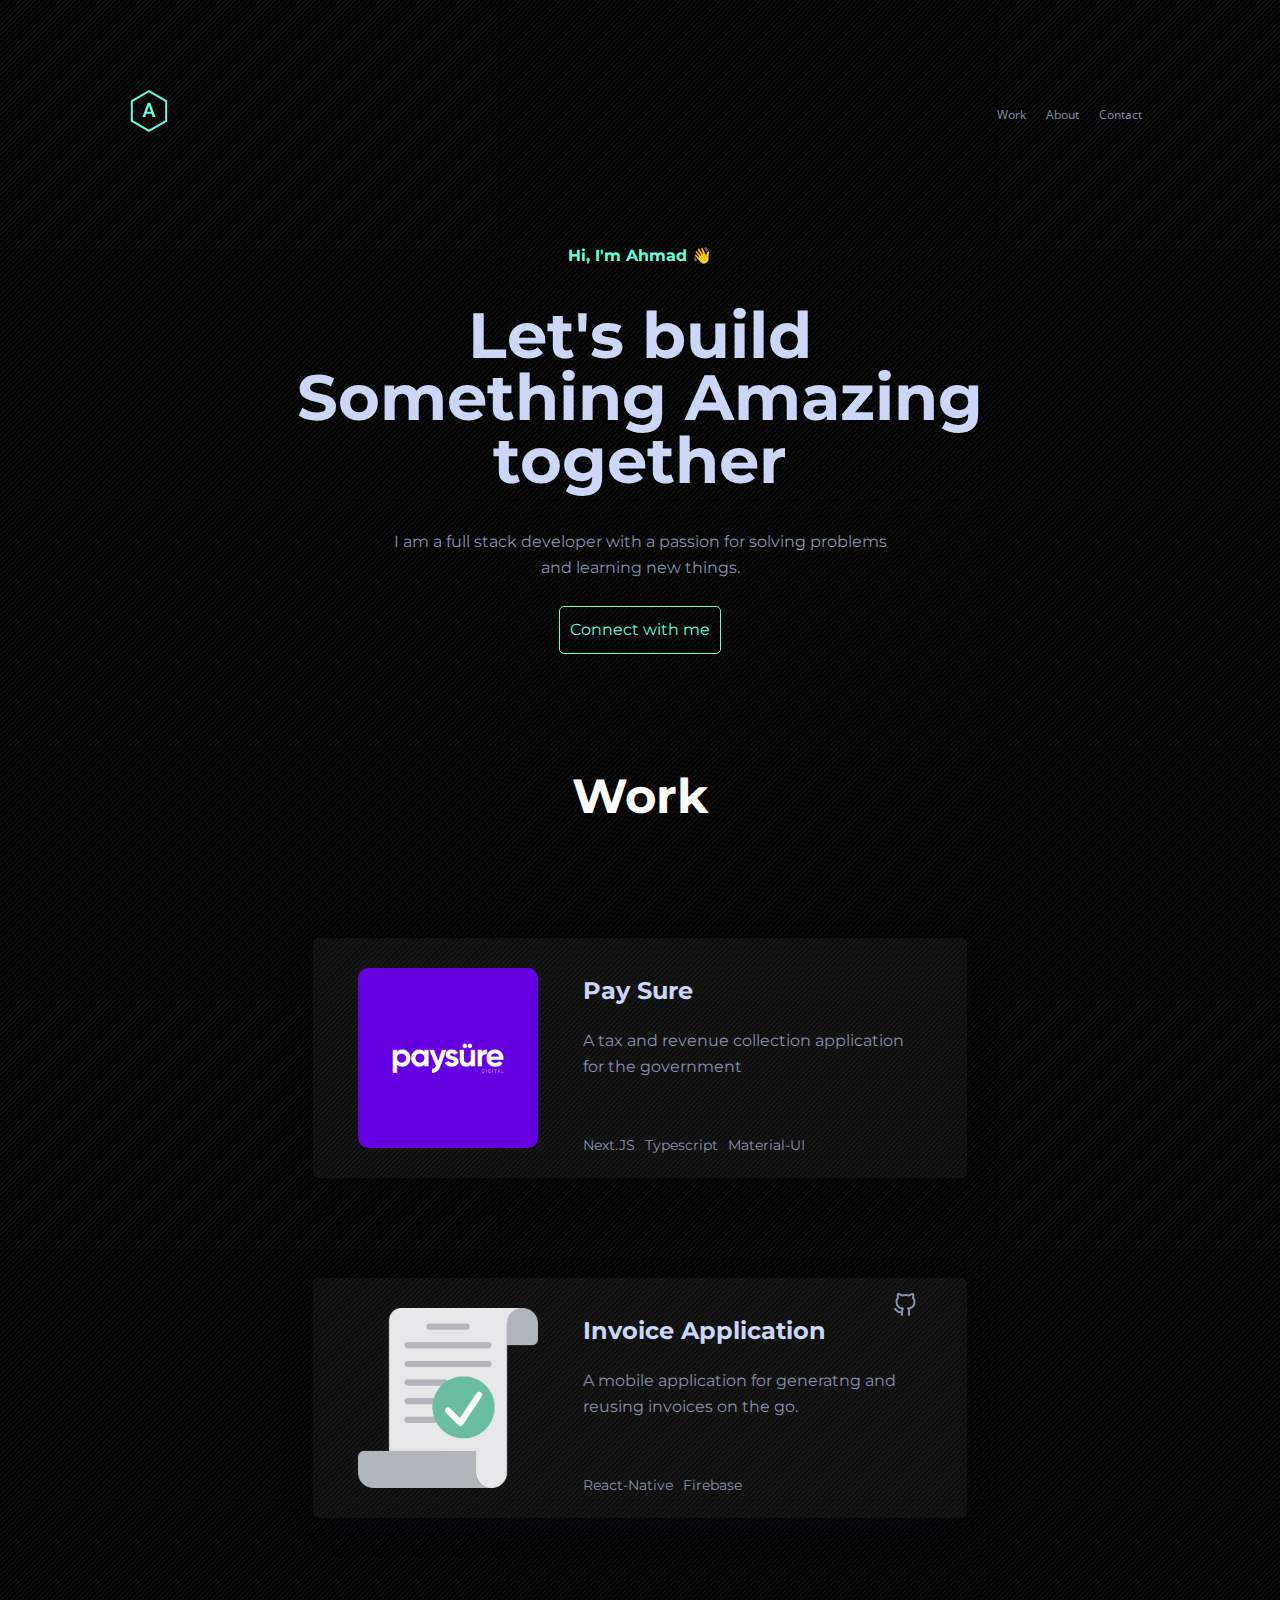
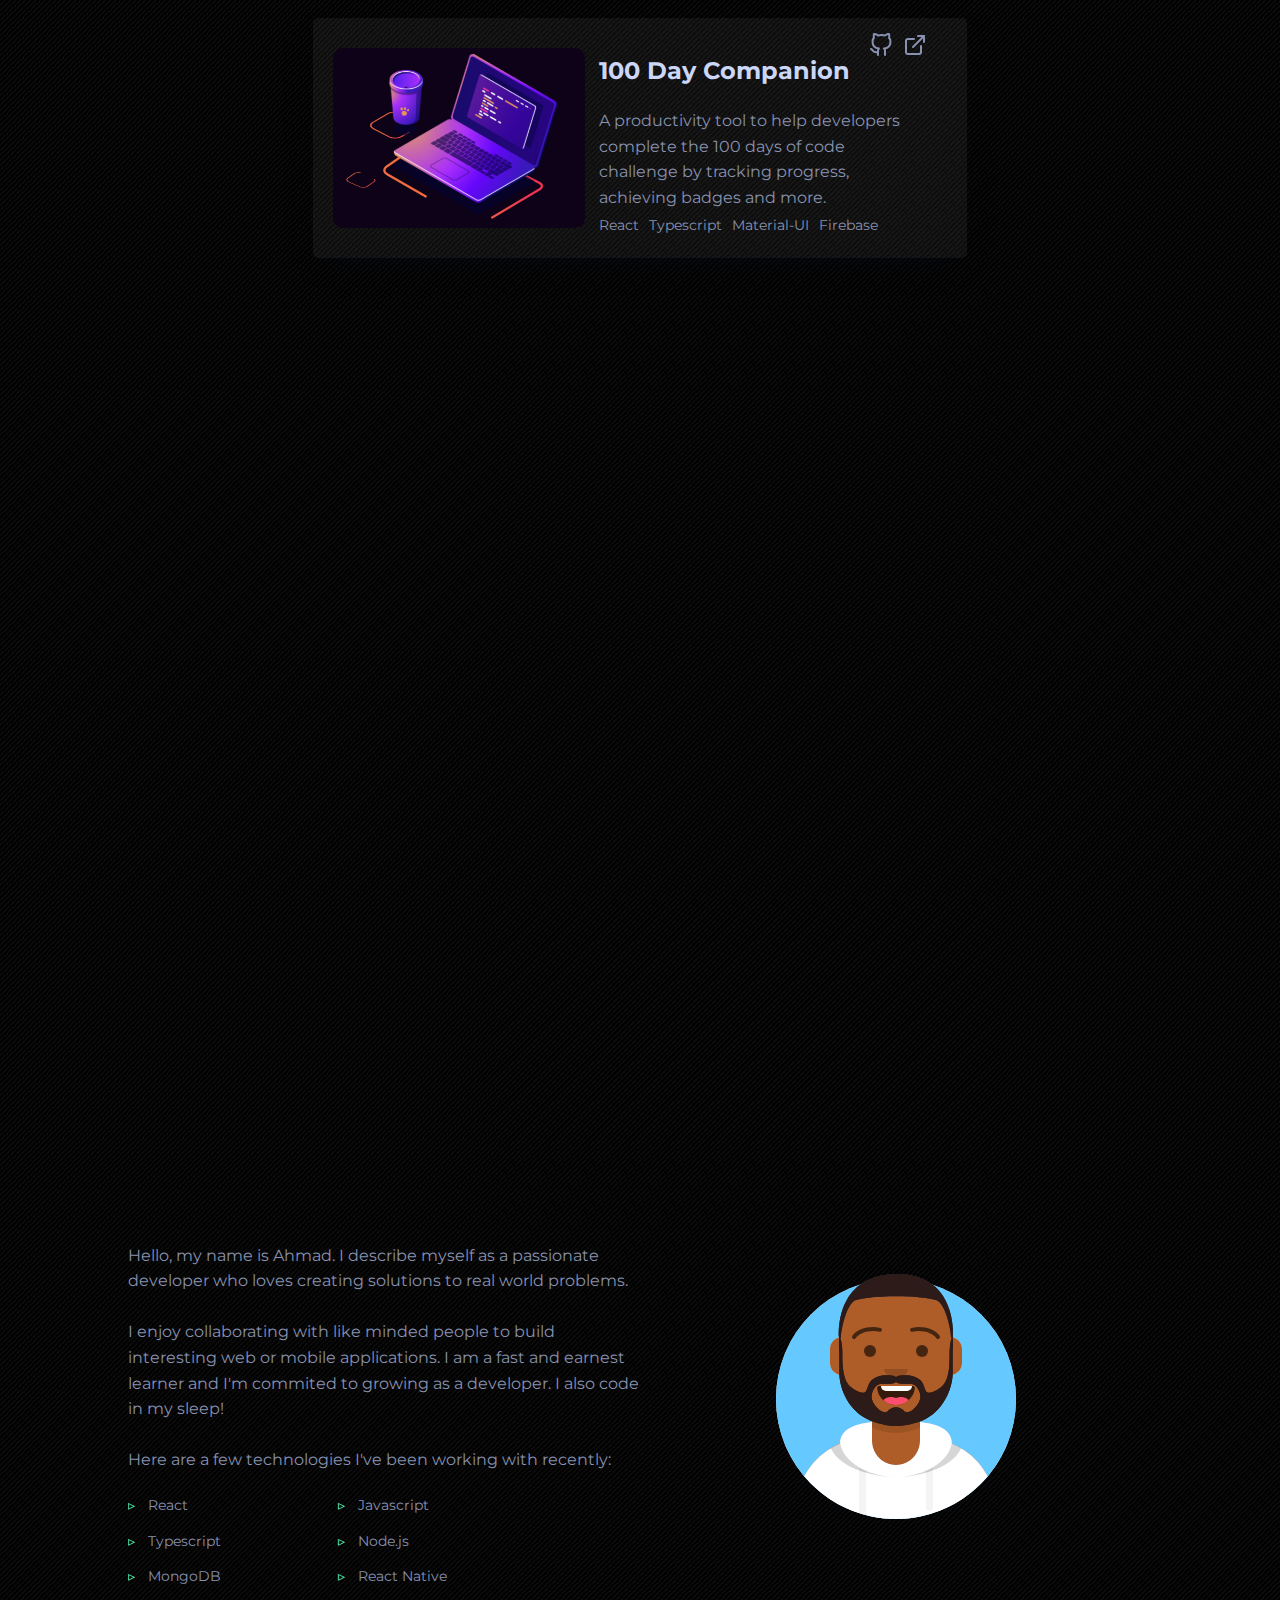
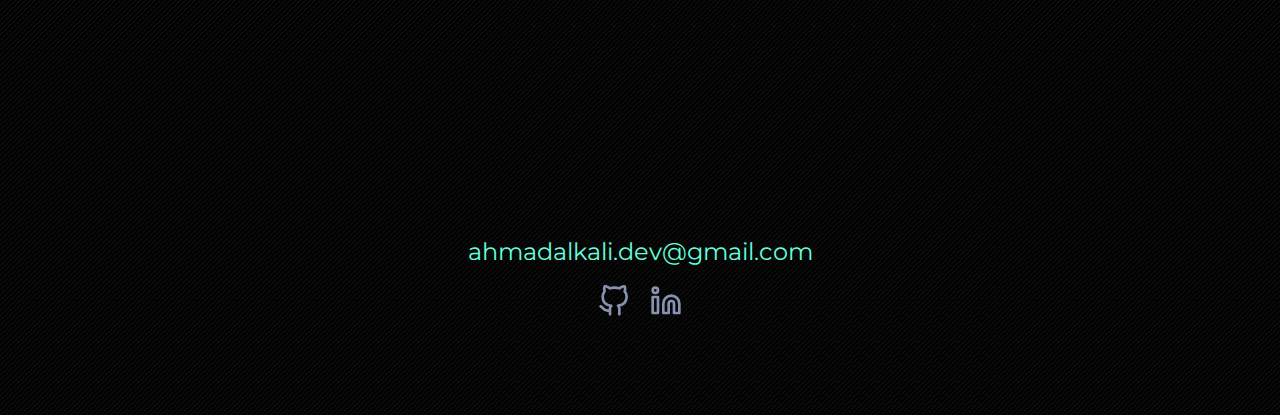
<file: index.html>
<!DOCTYPE html><html lang="en"><head><meta charSet="utf-8"/><meta http-equiv="x-ua-compatible" content="ie=edge"/><meta name="viewport" content="width=device-width, initial-scale=1, shrink-to-fit=no"/><style data-href="/styles.8c798db92e8a28390678.css" id="gatsby-global-css">@import url(https://fonts.googleapis.com/css2?family=Montserrat:wght@400;700&family=Open+Sans&display=swap);.card{width:100%;height:300px;border-radius:5px;background-color:hsla(0,0%,100%,.050980392156862744);box-shadow:0 10px 30px -15px rgba(2,12,27,.7019607843137254);position:relative}.card .content{font-family:Open Sans;padding:20px;transition:all .5s ease-in-out;cursor:pointer}.card .content header{display:flex;align-items:center;justify-content:space-between}.card .content header .folder{color:#64ffda}.card .content header .folder svg{width:40px;height:40px}.card .content header .project-links{display:flex;align-items:center;justify-content:space-between}.card .content header .project-links svg{width:20px;height:20px}.card .content h3{font-size:1.2rem;color:#ccd6f6}.card .content p{font-size:.875rem;margin-bottom:20px;font-weight:600}.card .content footer{height:-webkit-max-content;height:max-content;display:flex;margin-top:auto;position:absolute;bottom:0}.card .content footer ul{list-style:none;display:flex;align-items:center;flex-wrap:wrap;padding:0}.card .content footer li{margin-right:10px;font-size:.875rem}.big-card{display:flex;padding:20px;border-radius:5px;background-color:hsla(0,0%,100%,.050980392156862744);box-shadow:0 10px 30px -15px rgba(2,12,27,.7019607843137254);margin:100px auto;height:200px;width:60%}@media (min-width:320px) and (max-width:424px){.big-card{flex-direction:column;height:500px;width:90%}}@media (min-width:425px) and (max-width:767px){.big-card{flex-direction:column}}@media (min-width:768px) and (max-width:1023px){.big-card{flex-direction:column}}.big-card .image-wrapper{width:40%;display:grid;place-items:center;cursor:pointer}@media (min-width:320px) and (max-width:424px){.big-card .image-wrapper{width:100%}}@media (min-width:425px) and (max-width:767px){.big-card .image-wrapper{width:100%}}@media (min-width:768px) and (max-width:1023px){.big-card .image-wrapper{width:100%}}.big-card .image-wrapper img{-o-object-fit:contain;object-fit:contain;max-height:180px;border-radius:10px}.big-card .content{padding:0 20px;width:60%;height:100%;color:#8892b0;position:relative}@media (min-width:320px) and (max-width:424px){.big-card .content{padding:20px 0;width:100%;margin-top:15px}}@media (min-width:425px) and (max-width:767px){.big-card .content{padding:20px 0;width:100%}}@media (min-width:768px) and (max-width:1023px){.big-card .content{padding:20px 0;width:100%}}.big-card .content .project-links{display:flex;align-items:center;justify-content:flex-end;height:10%}@media (min-width:320px) and (max-width:424px){.big-card .content .project-links{margin-bottom:20px}}.big-card .content .project-links svg{width:24px;height:24px}.big-card .content h3{font-size:1.5rem;color:#ccd6f6;margin-top:0}.big-card .content p{display:-webkit-box;-webkit-line-clamp:4;-webkit-box-orient:vertical;max-width:100%;overflow:hidden;text-overflow:ellipsis;height:100px}.big-card .content ul{display:flex;align-items:center;justify-content:flex-start;flex-wrap:wrap;list-style:none;padding:0;position:absolute;bottom:0;margin:0}.big-card .content li{margin-right:10px;font-size:.875rem}.navbar-wrapper{width:80vw;margin-top:10vh;display:flex;align-items:center;justify-content:space-between}.navbar-wrapper .name{font-weight:600;color:#fff}.navbar-wrapper .links-wrapper button{text-decoration:none;padding:10px;font-family:Open Sans;color:#8892b0;transition:all .2s ease-in-out;font-size:12px;background-color:transparent;outline:none;border:0;cursor:pointer}.navbar-wrapper .links-wrapper button:hover{color:#64ffda}.navbar-wrapper .links-wrapper .active{color:#000}.navbar-wrapper .links-wrapper .resume{color:#64ffda;border:1px solid #64ffda;margin:0 10px;border-radius:5px}.navbar-wrapper .links-wrapper .resume:hover{background-color:rgba(100,255,218,.10196078431372549)}.svg:hover{cursor:pointer;fill:rgba(100,255,218,.10196078431372549)}.header-wrapper{width:80vw;margin-top:10vh;display:flex;flex-direction:column;align-items:center}.header-wrapper h2{font-size:1rem;text-align:center;color:#64ffda}@media (min-width:320px) and (max-width:424px){.header-wrapper h2{font-size:14px}}@media (min-width:425px) and (max-width:767px){.header-wrapper h2{font-size:16px}}@media (min-width:768px) and (max-width:1023px){.header-wrapper h2{font-size:16px}}.header-wrapper .heading-wrapper h1{font-size:4rem;text-align:center;line-height:20px;color:#ccd6f6}@media (min-width:320px) and (max-width:424px){.header-wrapper .heading-wrapper h1{font-size:1.5rem;line-height:10px}}@media (min-width:425px) and (max-width:767px){.header-wrapper .heading-wrapper h1{font-size:1.5rem;line-height:10px}}@media (min-width:768px) and (max-width:1023px){.header-wrapper .heading-wrapper h1{font-size:2.5rem}}.header-wrapper p{width:50%;text-align:center;overflow:hidden}@media (min-width:320px) and (max-width:424px){.header-wrapper p{font-size:12px;width:100%}}@media (min-width:425px) and (max-width:767px){.header-wrapper p{font-size:12px;width:100%}}@media (min-width:768px) and (max-width:1023px){.header-wrapper p{font-size:14px;width:100%}}.work-wrapper{width:80vw;margin-top:10vh;display:flex;flex-direction:column;align-items:center}.work-wrapper h1{color:#fff;font-size:3rem;line-height:20px}.work-wrapper .grid{display:grid;margin-top:100px;grid-template-columns:repeat(3,1fr);grid-gap:10px}@media (min-width:320px) and (max-width:424px){.work-wrapper .grid{grid-template-columns:1fr}}@media (min-width:425px) and (max-width:767px){.work-wrapper .grid{grid-template-columns:1fr}}@media (min-width:768px) and (max-width:1023px){.work-wrapper .grid{grid-template-columns:1fr 1fr}}.about-section{width:80vw;margin-top:10vh;display:flex;justify-content:space-between}@media (min-width:320px) and (max-width:424px){.about-section{flex-direction:column-reverse}}@media (min-width:425px) and (max-width:767px){.about-section{flex-direction:column-reverse}}@media (min-width:768px) and (max-width:1023px){.about-section{flex-direction:column-reverse;align-items:center}}.about-section .content{width:50%}@media (min-width:320px) and (max-width:424px){.about-section .content{width:100%}}@media (min-width:425px) and (max-width:767px){.about-section .content{width:100%}}@media (min-width:768px) and (max-width:1023px){.about-section .content{width:100%}}.about-section .content h1{font-size:3rem;color:#fff;line-height:20px}@media (min-width:768px) and (max-width:1023px){.about-section .content h1,.about-section .content p{text-align:center}}.about-section .content ul{display:grid;grid-template-columns:repeat(2,minmax(140px,200px));gap:0 10px;padding:0;margin:20px 0 0;overflow:hidden;list-style:none}.about-section .content li{position:relative;margin-bottom:10px;padding-left:20px;font-size:.875rem}.about-section .content li:before{content:"\25B9";position:absolute;left:0;color:#64ffda}.about-section .image-wrapper{width:50%;display:flex;align-items:center;justify-content:center;overflow:hidden}@media (min-width:320px) and (max-width:424px){.about-section .image-wrapper{width:100%}}@media (min-width:425px) and (max-width:767px){.about-section .image-wrapper{width:100%}}@media (min-width:768px) and (max-width:1023px){.about-section .image-wrapper{width:100%}}.footer-container{width:80vw;margin-top:10vh;margin-bottom:10vh;display:flex;flex-direction:column;align-items:center}.footer-container h1{font-size:3rem;color:#fff;line-height:20px}.footer-container h2{font-size:1.5rem;overflow:hidden}@media (min-width:320px) and (max-width:424px){.footer-container h2{display:none}}@media (min-width:425px) and (max-width:767px){.footer-container h2{font-size:14px}}@media (min-width:768px) and (max-width:1023px){.footer-container h2{font-size:1.2rem}}.footer-container .email-link{font-size:1.5rem;color:#64ffda}.footer-container .social-icons{margin-top:20px}.footer-container .social-icons a{height:2rem;margin:10px}.project-wrapper{max-width:700px;width:80vw;margin-top:10vh;padding:20px;display:flex;flex-direction:column;align-items:flex-start}.project-wrapper h1,.project-wrapper h2,.project-wrapper h3{color:#ccd6f6}.project-wrapper h2{margin-top:60px}.project-wrapper h3{margin-top:30px}.project-wrapper a{color:#64ffda;text-decoration:none}.project-wrapper P{margin:0}.project-wrapper img{max-width:100%;margin:10px;-o-object-fit:contain;object-fit:contain}.project-wrapper ul{position:relative;padding-left:20px}.project-wrapper li{margin-bottom:10px}.project-wrapper li:before{content:"\25B9";position:absolute;left:0;color:#64ffda}.project-wrapper .screenshots img{max-width:45%;margin-top:100px}@media (min-width:320px) and (max-width:424px){.project-wrapper .screenshots img{max-width:70%}}*{font-family:Montserrat;line-height:1.6rem}body{margin:0;padding:0;overflow-y:scroll;overflow-x:hidden;background-image:url(/static/test-background-3ac0d888210c797337e9303b5f7fb773.jpg);background-repeat:repeat;color:#8892b0}a{text-decoration:none}li{list-style:none}.section{width:100vw;height:auto;overflow:hidden}.container{width:100%;height:100%;display:flex;flex-direction:column;align-items:center;justify-content:center}.primary-btn{margin:10px;padding:10px;border:1px solid #64ffda;border-radius:5px;color:#64ffda;text-decoration:none;cursor:pointer}.primary-btn:hover{transform:scale(3.1);background-color:rgba(100,255,218,.10196078431372549)}.link-icon{height:32px;width:32px;stroke:#8892b0}.link-icon:hover{stroke:#64ffda}</style><meta name="generator" content="Gatsby 2.27.0"/><title data-react-helmet="true">Ahmad Habib</title><meta data-react-helmet="true" name="description" content="Ahmad Habib is a full stack developer with a passion for solving problems and learning new things"/><meta data-react-helmet="true" property="og:title" content="Ahmad Habib"/><meta data-react-helmet="true" property="og:description" content="Ahmad Habib is a full stack developer with a passion for solving problems and learning new things"/><meta data-react-helmet="true" property="og:type" content="website"/><meta data-react-helmet="true" name="twitter:card" content="summary"/><meta data-react-helmet="true" name="twitter:creator" content="@Ahmad-Habib"/><meta data-react-helmet="true" name="twitter:title" content="Ahmad Habib"/><meta data-react-helmet="true" name="twitter:description" content="Ahmad Habib is a full stack developer with a passion for solving problems and learning new things"/><link rel="icon" href="/favicon-32x32.png?v=41a06959e7fb55a76f8933e76a4a6cd1" type="image/png"/><link rel="manifest" href="/manifest.webmanifest" crossorigin="anonymous"/><meta name="theme-color" content="#663399"/><link rel="apple-touch-icon" sizes="48x48" href="/icons/icon-48x48.png?v=41a06959e7fb55a76f8933e76a4a6cd1"/><link rel="apple-touch-icon" sizes="72x72" href="/icons/icon-72x72.png?v=41a06959e7fb55a76f8933e76a4a6cd1"/><link rel="apple-touch-icon" sizes="96x96" href="/icons/icon-96x96.png?v=41a06959e7fb55a76f8933e76a4a6cd1"/><link rel="apple-touch-icon" sizes="144x144" href="/icons/icon-144x144.png?v=41a06959e7fb55a76f8933e76a4a6cd1"/><link rel="apple-touch-icon" sizes="192x192" href="/icons/icon-192x192.png?v=41a06959e7fb55a76f8933e76a4a6cd1"/><link rel="apple-touch-icon" sizes="256x256" href="/icons/icon-256x256.png?v=41a06959e7fb55a76f8933e76a4a6cd1"/><link rel="apple-touch-icon" sizes="384x384" href="/icons/icon-384x384.png?v=41a06959e7fb55a76f8933e76a4a6cd1"/><link rel="apple-touch-icon" sizes="512x512" href="/icons/icon-512x512.png?v=41a06959e7fb55a76f8933e76a4a6cd1"/><link as="script" rel="preload" href="/webpack-runtime-b410323444d32949d68b.js"/><link as="script" rel="preload" href="/framework-741ade27086b2708e961.js"/><link as="script" rel="preload" href="/app-924435066547551e4866.js"/><link as="script" rel="preload" href="/styles-e9d24b1846c7d6eb9685.js"/><link as="script" rel="preload" href="/e50e9c162871c1d91fba5ce567a5656e16dc6783-b10b1192aca81964ebad.js"/><link as="script" rel="preload" href="/component---src-pages-index-js-56acef59cef8d4c20253.js"/><link as="fetch" rel="preload" href="/page-data\index\page-data.json" crossorigin="anonymous"/><link as="fetch" rel="preload" href="/page-data/sq/d/63159454.json" crossorigin="anonymous"/><link as="fetch" rel="preload" href="/page-data\app-data.json" crossorigin="anonymous"/></head><body><div id="___gatsby"><div style="outline:none" tabindex="-1" id="gatsby-focus-wrapper"><div class="section"><div class="container"><div class="navbar-wrapper"><a aria-current="page" class="name" tabindex="0" href="/"><svg class="svg" width="42" height="42" viewBox="0 0 42 42" fill="none" xmlns="http://www.w3.org/2000/svg"><path d="M3.81347 11.0773L21 1.1547L38.1865 11.0773V30.9226L21 40.8453L3.81347 30.9226V11.0773Z" stroke="#64ffda" stroke-width="2"></path><path d="M21.332 14.9395L17.2793 27H14.4375L19.75 12.7812H21.5664L21.332 14.9395ZM24.7207 27L20.6484 14.9395L20.4043 12.7812H22.2305L27.5723 27H24.7207ZM24.5352 21.7168V23.8359H16.9082V21.7168H24.5352Z" fill="#64ffda"></path></svg></a><div class="links-wrapper"><button>Work</button><button>About</button><button>Contact</button></div></div></div></div><main><div class="section" id="home"><div class="container"><div class="header-wrapper"><h2 class="react-reveal">Hi, I&#x27;m <!-- -->Ahmad<!-- --> <span role="img" aria-label="Emoji">👋</span></h2><div class="react-reveal heading-wrapper"><h1>Let&#x27;s build</h1><h1> <!-- -->Something Amazing</h1><h1> <!-- -->together</h1></div><p class="react-reveal">I am a full stack developer with a passion for solving problems and learning new things.</p><a href="mailto:ahmadalkali.dev@gmail.com" class="react-reveal primary-btn">Connect with me</a></div></div></div><div class="section" id="work"><div class="container"><div class="work-wrapper"><h1 class="react-reveal">Work</h1><div><div class="big-card"><div class="image-wrapper" role="button"><img src="/static/paysure-thumbnail-3904aea28b069176546563904fc7146a.png" alt="/static/paysure-thumbnail-3904aea28b069176546563904fc7146a.png"/></div><div class="content"><div class="project-links"><div style="width:10px"></div></div><div style="cursor:pointer" role="button"><h3>Pay Sure</h3><p>A tax and revenue collection application for the government</p><ul><li>Next.JS</li><li>Typescript</li><li>Material-UI</li></ul></div></div></div><div class="big-card"><div class="image-wrapper" role="button"><img src="/static/invoice-thumbnail-4b6a22dcdd7417fffea170b8e1f9251d.png" alt="/static/invoice-thumbnail-4b6a22dcdd7417fffea170b8e1f9251d.png"/></div><div class="content"><div class="project-links"><a href="https://github.com/Habib-Ahmad/invoice" target="_blank" rel="noopener noreferrer"><svg xmlns="http://www.w3.org/2000/svg" role="img" viewBox="0 0 24 24" fill="none" stroke="white" stroke-width="2" stroke-linecap="round" stroke-linejoin="round" class="link-icon"><title>GitHub</title><path d="M9 19c-5 1.5-5-2.5-7-3m14 6v-3.87a3.37 3.37 0 0 0-.94-2.61c3.14-.35 6.44-1.54 6.44-7A5.44 5.44 0 0 0 20 4.77 5.07 5.07 0 0 0 19.91 1S18.73.65 16 2.48a13.38 13.38 0 0 0-7 0C6.27.65 5.09 1 5.09 1A5.07 5.07 0 0 0 5 4.77a5.44 5.44 0 0 0-1.5 3.78c0 5.42 3.3 6.61 6.44 7A3.37 3.37 0 0 0 9 18.13V22"></path></svg></a><div style="width:10px"></div></div><div style="cursor:pointer" role="button"><h3>Invoice Application</h3><p>A mobile application for generatng and reusing invoices on the go.</p><ul><li>React-Native</li><li>Firebase</li></ul></div></div></div><div class="big-card"><div class="image-wrapper" role="button"><img src="/static/companion-thumbnail-90e415aa8e32c2a897988998c73c7614.png" alt="/static/companion-thumbnail-90e415aa8e32c2a897988998c73c7614.png"/></div><div class="content"><div class="project-links"><a href="https://github.com/arndom/100Days-Companion" target="_blank" rel="noopener noreferrer"><svg xmlns="http://www.w3.org/2000/svg" role="img" viewBox="0 0 24 24" fill="none" stroke="white" stroke-width="2" stroke-linecap="round" stroke-linejoin="round" class="link-icon"><title>GitHub</title><path d="M9 19c-5 1.5-5-2.5-7-3m14 6v-3.87a3.37 3.37 0 0 0-.94-2.61c3.14-.35 6.44-1.54 6.44-7A5.44 5.44 0 0 0 20 4.77 5.07 5.07 0 0 0 19.91 1S18.73.65 16 2.48a13.38 13.38 0 0 0-7 0C6.27.65 5.09 1 5.09 1A5.07 5.07 0 0 0 5 4.77a5.44 5.44 0 0 0-1.5 3.78c0 5.42 3.3 6.61 6.44 7A3.37 3.37 0 0 0 9 18.13V22"></path></svg></a><div style="width:10px"></div><a href="https://companion.netlify.app/" target="_blank" rel="noopener noreferrer"><svg xmlns="http://www.w3.org/2000/svg" role="img" viewBox="0 0 24 24" fill="none" stroke="currentColor" stroke-width="2" stroke-linecap="round" stroke-linejoin="round" class="link-icon"><title>External Link</title><path d="M18 13v6a2 2 0 0 1-2 2H5a2 2 0 0 1-2-2V8a2 2 0 0 1 2-2h6"></path><polyline points="15 3 21 3 21 9"></polyline><line x1="10" y1="14" x2="21" y2="3"></line></svg></a></div><div style="cursor:pointer" role="button"><h3>100 Day Companion</h3><p>A productivity tool to help developers complete the 100 days of code challenge by tracking progress, achieving badges and more.</p><ul><li>React</li><li>Typescript</li><li>Material-UI</li><li>Firebase</li></ul></div></div></div></div><div class="grid"><div class="react-reveal"><div class="card"><div class="content"><header><div class="folder"><svg xmlns="http://www.w3.org/2000/svg" role="img" viewBox="0 0 24 24" fill="none" stroke="currentColor" stroke-width="1" stroke-linecap="round" stroke-linejoin="round"><title>Folder</title><path d="M22 19a2 2 0 0 1-2 2H4a2 2 0 0 1-2-2V5a2 2 0 0 1 2-2h5l2 3h9a2 2 0 0 1 2 2z"></path></svg></div><div class="project-links"><a href="https://github.com/Habib-Ahmad/aimedicare-landing-page" target="_blank" rel="noopener noreferrer"><svg xmlns="http://www.w3.org/2000/svg" role="img" viewBox="0 0 24 24" fill="none" stroke="white" stroke-width="2" stroke-linecap="round" stroke-linejoin="round" class="link-icon"><title>GitHub</title><path d="M9 19c-5 1.5-5-2.5-7-3m14 6v-3.87a3.37 3.37 0 0 0-.94-2.61c3.14-.35 6.44-1.54 6.44-7A5.44 5.44 0 0 0 20 4.77 5.07 5.07 0 0 0 19.91 1S18.73.65 16 2.48a13.38 13.38 0 0 0-7 0C6.27.65 5.09 1 5.09 1A5.07 5.07 0 0 0 5 4.77a5.44 5.44 0 0 0-1.5 3.78c0 5.42 3.3 6.61 6.44 7A3.37 3.37 0 0 0 9 18.13V22"></path></svg></a><div style="width:10px"></div><a href="http://aimedicare.com.ng/" target="_blank" rel="noopener noreferrer"><svg xmlns="http://www.w3.org/2000/svg" role="img" viewBox="0 0 24 24" fill="none" stroke="currentColor" stroke-width="2" stroke-linecap="round" stroke-linejoin="round" class="link-icon"><title>External Link</title><path d="M18 13v6a2 2 0 0 1-2 2H5a2 2 0 0 1-2-2V8a2 2 0 0 1 2-2h6"></path><polyline points="15 3 21 3 21 9"></polyline><line x1="10" y1="14" x2="21" y2="3"></line></svg></a></div></header><h3>AiMedicare Landing page</h3><p>Landing page for AiMedicare, a startup aiming to improve the Nigerian healthcare sector with telemedicine services and artificial intelligence.</p><footer><ul><li>React</li><li>Material-UI</li><li>AWS</li></ul></footer></div></div></div><div class="react-reveal"><div class="card"><div class="content"><header><div class="folder"><svg xmlns="http://www.w3.org/2000/svg" role="img" viewBox="0 0 24 24" fill="none" stroke="currentColor" stroke-width="1" stroke-linecap="round" stroke-linejoin="round"><title>Folder</title><path d="M22 19a2 2 0 0 1-2 2H4a2 2 0 0 1-2-2V5a2 2 0 0 1 2-2h5l2 3h9a2 2 0 0 1 2 2z"></path></svg></div><div class="project-links"><a href="https://github.com/Habib-Ahmad/hulu-clone" target="_blank" rel="noopener noreferrer"><svg xmlns="http://www.w3.org/2000/svg" role="img" viewBox="0 0 24 24" fill="none" stroke="white" stroke-width="2" stroke-linecap="round" stroke-linejoin="round" class="link-icon"><title>GitHub</title><path d="M9 19c-5 1.5-5-2.5-7-3m14 6v-3.87a3.37 3.37 0 0 0-.94-2.61c3.14-.35 6.44-1.54 6.44-7A5.44 5.44 0 0 0 20 4.77 5.07 5.07 0 0 0 19.91 1S18.73.65 16 2.48a13.38 13.38 0 0 0-7 0C6.27.65 5.09 1 5.09 1A5.07 5.07 0 0 0 5 4.77a5.44 5.44 0 0 0-1.5 3.78c0 5.42 3.3 6.61 6.44 7A3.37 3.37 0 0 0 9 18.13V22"></path></svg></a><div style="width:10px"></div><a href="https://hulu-clone-e6e67.web.app/" target="_blank" rel="noopener noreferrer"><svg xmlns="http://www.w3.org/2000/svg" role="img" viewBox="0 0 24 24" fill="none" stroke="currentColor" stroke-width="2" stroke-linecap="round" stroke-linejoin="round" class="link-icon"><title>External Link</title><path d="M18 13v6a2 2 0 0 1-2 2H5a2 2 0 0 1-2-2V8a2 2 0 0 1 2-2h6"></path><polyline points="15 3 21 3 21 9"></polyline><line x1="10" y1="14" x2="21" y2="3"></line></svg></a></div></header><h3>Hulu Clone</h3><p>A simple clone of one of the most popular sreaming services</p><footer><ul><li>React</li></ul></footer></div></div></div><div class="react-reveal"><div class="card"><div class="content"><header><div class="folder"><svg xmlns="http://www.w3.org/2000/svg" role="img" viewBox="0 0 24 24" fill="none" stroke="currentColor" stroke-width="1" stroke-linecap="round" stroke-linejoin="round"><title>Folder</title><path d="M22 19a2 2 0 0 1-2 2H4a2 2 0 0 1-2-2V5a2 2 0 0 1 2-2h5l2 3h9a2 2 0 0 1 2 2z"></path></svg></div><div class="project-links"><a href="https://github.com/Habib-Ahmad/fasta-pay" target="_blank" rel="noopener noreferrer"><svg xmlns="http://www.w3.org/2000/svg" role="img" viewBox="0 0 24 24" fill="none" stroke="white" stroke-width="2" stroke-linecap="round" stroke-linejoin="round" class="link-icon"><title>GitHub</title><path d="M9 19c-5 1.5-5-2.5-7-3m14 6v-3.87a3.37 3.37 0 0 0-.94-2.61c3.14-.35 6.44-1.54 6.44-7A5.44 5.44 0 0 0 20 4.77 5.07 5.07 0 0 0 19.91 1S18.73.65 16 2.48a13.38 13.38 0 0 0-7 0C6.27.65 5.09 1 5.09 1A5.07 5.07 0 0 0 5 4.77a5.44 5.44 0 0 0-1.5 3.78c0 5.42 3.3 6.61 6.44 7A3.37 3.37 0 0 0 9 18.13V22"></path></svg></a><div style="width:10px"></div><a href="https://fastapay.ng/" target="_blank" rel="noopener noreferrer"><svg xmlns="http://www.w3.org/2000/svg" role="img" viewBox="0 0 24 24" fill="none" stroke="currentColor" stroke-width="2" stroke-linecap="round" stroke-linejoin="round" class="link-icon"><title>External Link</title><path d="M18 13v6a2 2 0 0 1-2 2H5a2 2 0 0 1-2-2V8a2 2 0 0 1 2-2h6"></path><polyline points="15 3 21 3 21 9"></polyline><line x1="10" y1="14" x2="21" y2="3"></line></svg></a></div></header><h3>Fasta Pay Landing Page</h3><p>Landing page for Fasta Pay. A startup providing transactions services with the use of QR code.</p><footer><ul><li>React</li><li>Material-UI</li></ul></footer></div></div></div><div class="react-reveal"><div class="card"><div class="content"><header><div class="folder"><svg xmlns="http://www.w3.org/2000/svg" role="img" viewBox="0 0 24 24" fill="none" stroke="currentColor" stroke-width="1" stroke-linecap="round" stroke-linejoin="round"><title>Folder</title><path d="M22 19a2 2 0 0 1-2 2H4a2 2 0 0 1-2-2V5a2 2 0 0 1 2-2h5l2 3h9a2 2 0 0 1 2 2z"></path></svg></div><div class="project-links"><div style="width:10px"></div><a href="https://ercas.com.ng/" target="_blank" rel="noopener noreferrer"><svg xmlns="http://www.w3.org/2000/svg" role="img" viewBox="0 0 24 24" fill="none" stroke="currentColor" stroke-width="2" stroke-linecap="round" stroke-linejoin="round" class="link-icon"><title>External Link</title><path d="M18 13v6a2 2 0 0 1-2 2H5a2 2 0 0 1-2-2V8a2 2 0 0 1 2-2h6"></path><polyline points="15 3 21 3 21 9"></polyline><line x1="10" y1="14" x2="21" y2="3"></line></svg></a></div></header><h3>Ercas Solutions</h3><p>Website for an online payment processing platform.</p><footer><ul><li>Wordpress</li><li>HTML</li><li>CSS</li></ul></footer></div></div></div></div></div></div></div><div class="section" id="about"><div class="container"><div class="about-section"><div class="content"><h1 class="react-reveal">About Me</h1><p>Hello, my name is Ahmad. I describe myself as a passionate developer who loves creating solutions to real world problems.<br/><br/>I enjoy collaborating with like minded people to build interesting web or mobile applications. I am a fast and earnest learner and I&#x27;m commited to growing as a developer. I also code in my sleep!<br/><br/>Here are a few technologies I&#x27;ve been working with recently:</p><ul><li>React</li><li>Javascript</li><li>Typescript</li><li>Node.js</li><li>MongoDB</li><li>React Native</li></ul></div><div class="image-wrapper"><img src="/static/avatar-e6f5cccf42a2cba44bd61225ea83cd14.svg" alt="about"/></div></div></div></div><div class="section" id="contact"><div class="container"><div class="footer-container"><h1 class="react-reveal">Contact</h1><h2 class="react-reveal">Let&#x27;s create your next experience together</h2><a class="email-link" href="mailto:ahmadalkali.dev@gmail.com">ahmadalkali.dev@gmail.com</a><div class="social-icons"><a href="https://github.com/habib-ahmad" target="_blank" rel="noopener noreferrer"><svg xmlns="http://www.w3.org/2000/svg" role="img" viewBox="0 0 24 24" fill="none" stroke="white" stroke-width="2" stroke-linecap="round" stroke-linejoin="round" class="link-icon"><title>GitHub</title><path d="M9 19c-5 1.5-5-2.5-7-3m14 6v-3.87a3.37 3.37 0 0 0-.94-2.61c3.14-.35 6.44-1.54 6.44-7A5.44 5.44 0 0 0 20 4.77 5.07 5.07 0 0 0 19.91 1S18.73.65 16 2.48a13.38 13.38 0 0 0-7 0C6.27.65 5.09 1 5.09 1A5.07 5.07 0 0 0 5 4.77a5.44 5.44 0 0 0-1.5 3.78c0 5.42 3.3 6.61 6.44 7A3.37 3.37 0 0 0 9 18.13V22"></path></svg></a><a href="https://www.linkedin.com/in/ahmad--habib/" target="_blank" rel="noopener noreferrer"><svg xmlns="http://www.w3.org/2000/svg" role="img" viewBox="0 0 24 24" fill="none" stroke="white" stroke-width="2" stroke-linecap="round" stroke-linejoin="round" class="link-icon"><title>LinkedIn</title><path d="M16 8a6 6 0 0 1 6 6v7h-4v-7a2 2 0 0 0-2-2 2 2 0 0 0-2 2v7h-4v-7a6 6 0 0 1 6-6z"></path><rect x="2" y="9" width="4" height="12"></rect><circle cx="4" cy="4" r="2"></circle></svg></a></div></div><div></div></div></div></main></div><div id="gatsby-announcer" style="position:absolute;top:0;width:1px;height:1px;padding:0;overflow:hidden;clip:rect(0, 0, 0, 0);white-space:nowrap;border:0" aria-live="assertive" aria-atomic="true"></div></div><script id="gatsby-script-loader">/*<![CDATA[*/window.pagePath="/";/*]]>*/</script><script id="gatsby-chunk-mapping">/*<![CDATA[*/window.___chunkMapping={"polyfill":["/polyfill-f33cc994945b2249d5ee.js"],"app":["/app-924435066547551e4866.js"],"component---src-pages-404-js":["/component---src-pages-404-js-9c04155390b493ad90ef.js"],"component---src-pages-index-js":["/component---src-pages-index-js-56acef59cef8d4c20253.js"],"component---src-pages-projects-100-day-companion-js":["/component---src-pages-projects-100-day-companion-js-612f761ea2ef4e7d63e4.js"],"component---src-pages-projects-invoice-js":["/component---src-pages-projects-invoice-js-6e7514be0081b9e8000c.js"],"component---src-pages-projects-pay-sure-js":["/component---src-pages-projects-pay-sure-js-08c7ae79e9e337f24313.js"]};/*]]>*/</script><script src="/polyfill-f33cc994945b2249d5ee.js" nomodule=""></script><script src="/component---src-pages-index-js-56acef59cef8d4c20253.js" async=""></script><script src="/e50e9c162871c1d91fba5ce567a5656e16dc6783-b10b1192aca81964ebad.js" async=""></script><script src="/styles-e9d24b1846c7d6eb9685.js" async=""></script><script src="/app-924435066547551e4866.js" async=""></script><script src="/framework-741ade27086b2708e961.js" async=""></script><script src="/webpack-runtime-b410323444d32949d68b.js" async=""></script></body></html>
</file>
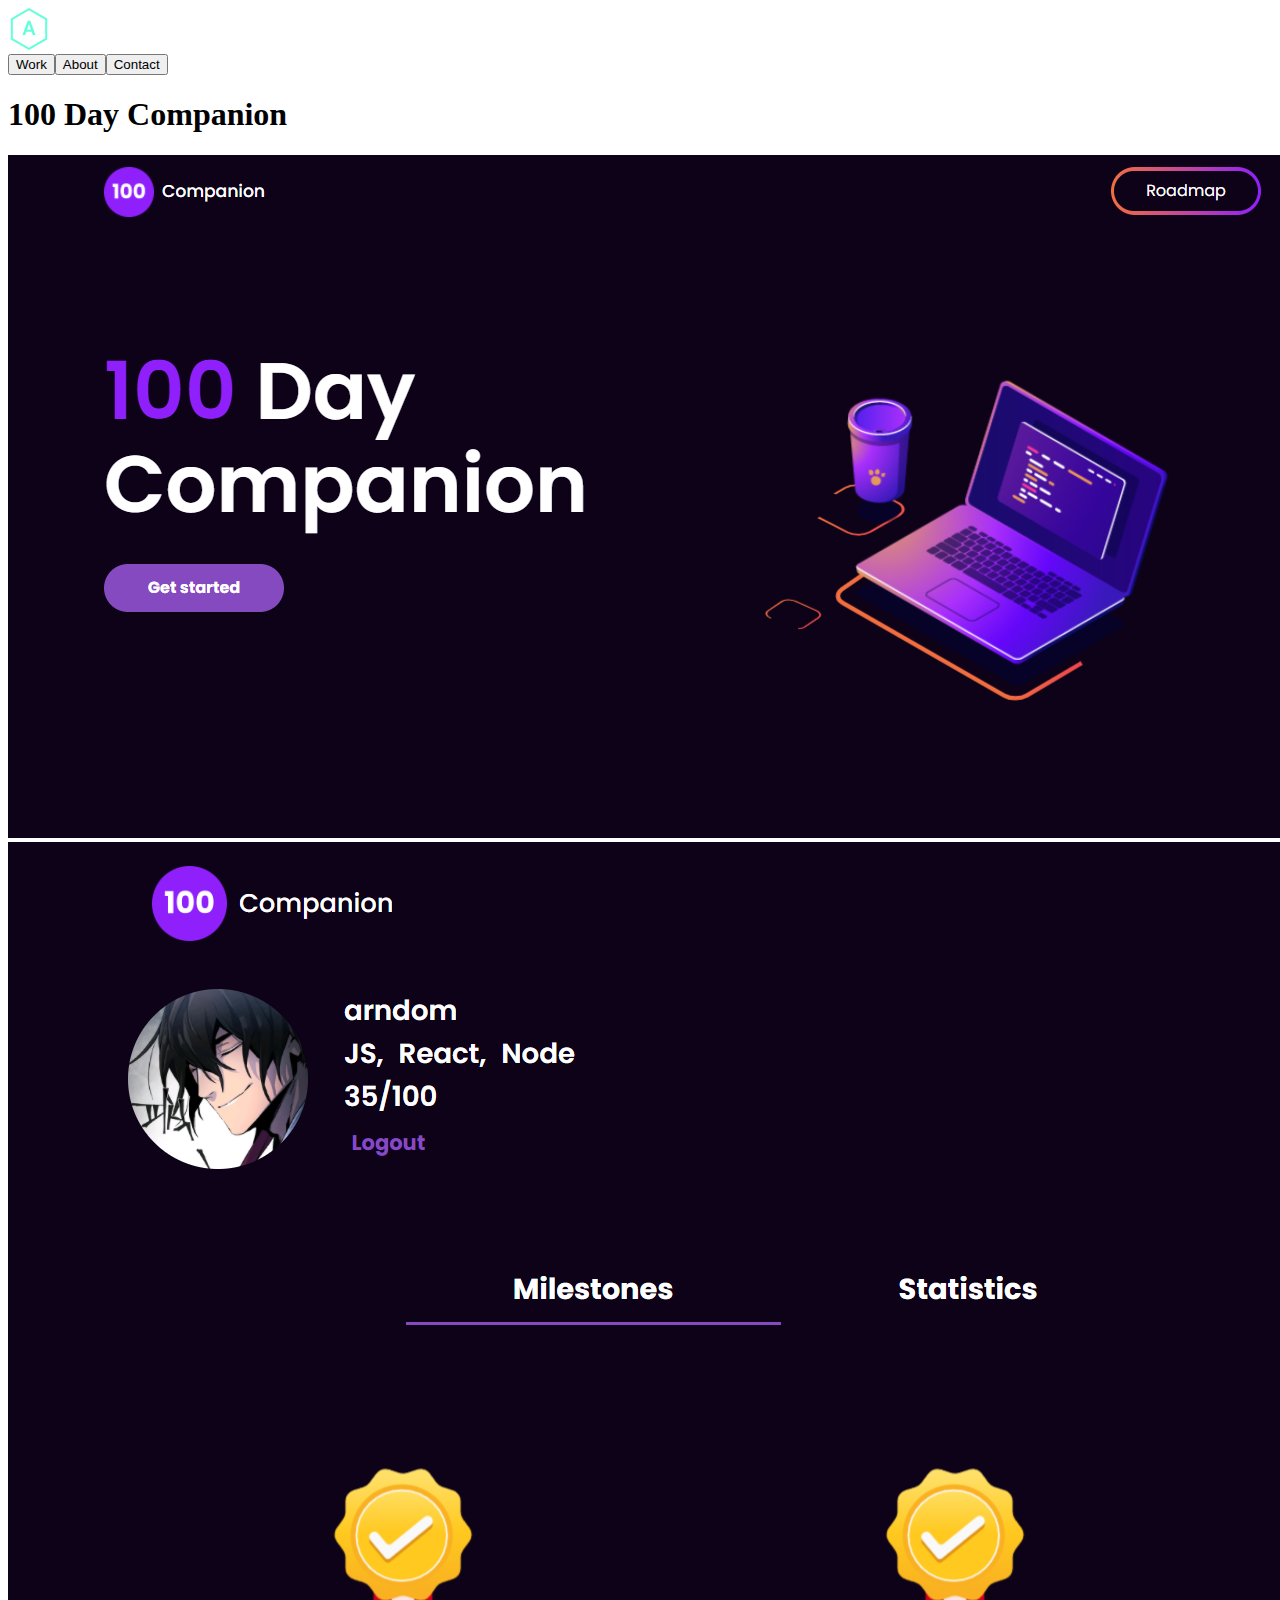
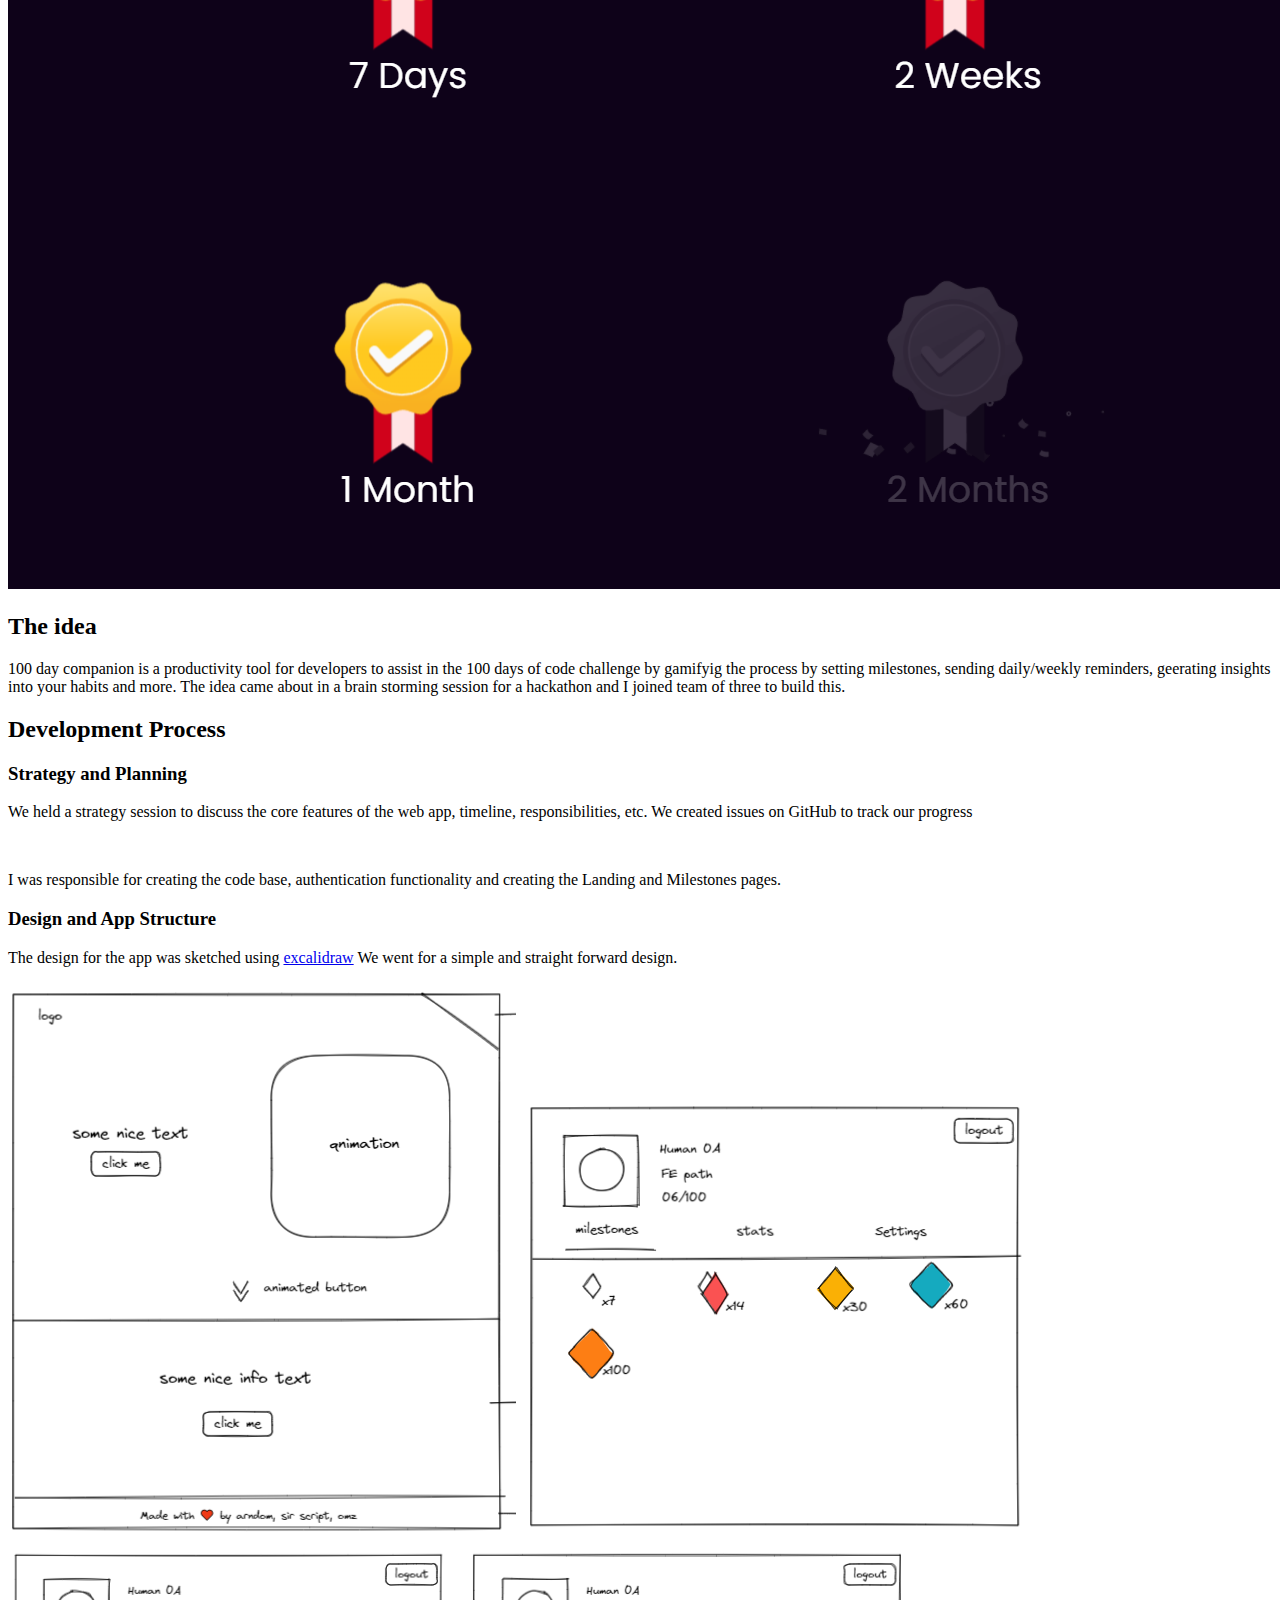
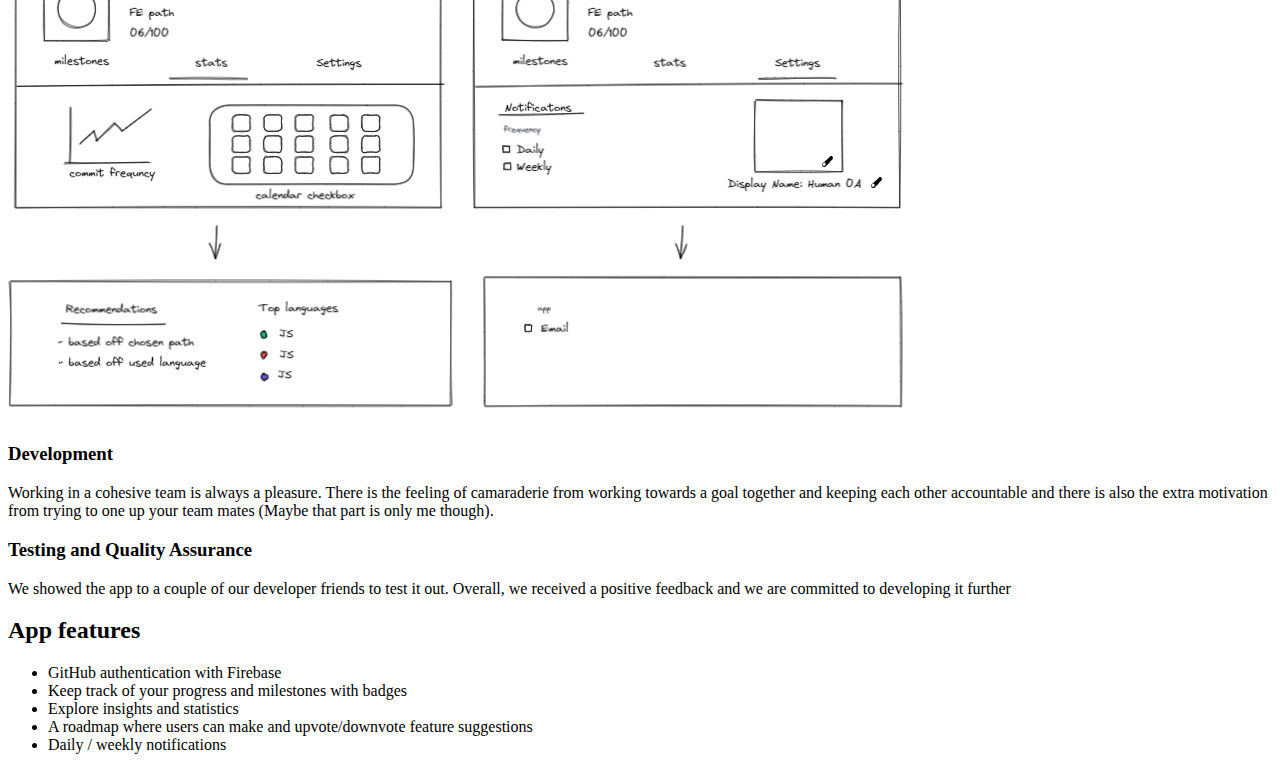
<file: projects/100-day-companion/index.html>
<!DOCTYPE html><html><head><meta charSet="utf-8"/><meta http-equiv="x-ua-compatible" content="ie=edge"/><meta name="viewport" content="width=device-width, initial-scale=1, shrink-to-fit=no"/><meta name="generator" content="Gatsby 2.27.0"/><title data-react-helmet="true"></title><link rel="icon" href="/favicon-32x32.png?v=41a06959e7fb55a76f8933e76a4a6cd1" type="image/png"/><link rel="manifest" href="/manifest.webmanifest" crossorigin="anonymous"/><meta name="theme-color" content="#663399"/><link rel="apple-touch-icon" sizes="48x48" href="/icons/icon-48x48.png?v=41a06959e7fb55a76f8933e76a4a6cd1"/><link rel="apple-touch-icon" sizes="72x72" href="/icons/icon-72x72.png?v=41a06959e7fb55a76f8933e76a4a6cd1"/><link rel="apple-touch-icon" sizes="96x96" href="/icons/icon-96x96.png?v=41a06959e7fb55a76f8933e76a4a6cd1"/><link rel="apple-touch-icon" sizes="144x144" href="/icons/icon-144x144.png?v=41a06959e7fb55a76f8933e76a4a6cd1"/><link rel="apple-touch-icon" sizes="192x192" href="/icons/icon-192x192.png?v=41a06959e7fb55a76f8933e76a4a6cd1"/><link rel="apple-touch-icon" sizes="256x256" href="/icons/icon-256x256.png?v=41a06959e7fb55a76f8933e76a4a6cd1"/><link rel="apple-touch-icon" sizes="384x384" href="/icons/icon-384x384.png?v=41a06959e7fb55a76f8933e76a4a6cd1"/><link rel="apple-touch-icon" sizes="512x512" href="/icons/icon-512x512.png?v=41a06959e7fb55a76f8933e76a4a6cd1"/><link as="script" rel="preload" href="/webpack-runtime-b410323444d32949d68b.js"/><link as="script" rel="preload" href="/framework-741ade27086b2708e961.js"/><link as="script" rel="preload" href="/app-924435066547551e4866.js"/><link as="script" rel="preload" href="/component---src-pages-projects-100-day-companion-js-612f761ea2ef4e7d63e4.js"/><link as="fetch" rel="preload" href="/page-data\projects\100-day-companion\page-data.json" crossorigin="anonymous"/><link as="fetch" rel="preload" href="/page-data\app-data.json" crossorigin="anonymous"/></head><body><div id="___gatsby"><div style="outline:none" tabindex="-1" id="gatsby-focus-wrapper"><div class="section"><div class="container"><div class="navbar-wrapper"><a class="name" tabindex="0" href="/"><svg class="svg" width="42" height="42" viewBox="0 0 42 42" fill="none" xmlns="http://www.w3.org/2000/svg"><path d="M3.81347 11.0773L21 1.1547L38.1865 11.0773V30.9226L21 40.8453L3.81347 30.9226V11.0773Z" stroke="#64ffda" stroke-width="2"></path><path d="M21.332 14.9395L17.2793 27H14.4375L19.75 12.7812H21.5664L21.332 14.9395ZM24.7207 27L20.6484 14.9395L20.4043 12.7812H22.2305L27.5723 27H24.7207ZM24.5352 21.7168V23.8359H16.9082V21.7168H24.5352Z" fill="#64ffda"></path></svg></a><div class="links-wrapper"><button>Work</button><button>About</button><button>Contact</button></div></div></div></div><div class="section" id="about"><div class="container"><div class="project-wrapper"><h1>100 Day Companion</h1><img src="/static/companion-landing-7e6b8170ad1c5a90a9dd5d12f96d602a.png" alt="landing"/><img src="/static/companion-milestones-21e9e9f69fdf5203341271fd105c1f56.png" alt="milestones"/><h2>The idea</h2><p>100 day companion is a productivity tool for developers to assist in the 100 days of code challenge by gamifyig the process by setting milestones, sending daily/weekly reminders, geerating insights into your habits and more. The idea came about in a brain storming session for a hackathon and I joined team of three to build this.</p><h2>Development Process</h2><h3>Strategy and Planning</h3><p>We held a strategy session to discuss the core features of the web app, timeline, responsibilities, etc. We created issues on GitHub to track our progress</p><br/><p>I was responsible for creating the code base, authentication functionality and creating the Landing and Milestones pages.</p><h3>Design and App Structure</h3><p>The design for the app was sketched using<!-- --> <a href="https://excalidraw.com/" target="__blank">excalidraw</a> <!-- -->We went for a simple and straight forward design.</p><div class="image-wrapper"><img src="/static/companion-sketch-3-92b5db6c6ad0a5784240d14d666685c2.png" alt="Sketch 3"/><img src="/static/companion-sketch-1-5d0516fe85416a26ab95a11ea41d2248.png" alt="Sketch 1"/><img src="/static/companion-sketch-2-43d8491d2ff54bad7505158cf0c05dc2.png" alt="Sketch 2"/></div><h3>Development</h3><p>Working in a cohesive team is always a pleasure. There is the feeling of camaraderie from working towards a goal together and keeping each other accountable and there is also the extra motivation from trying to one up your team mates (Maybe that part is only me though).</p><h3>Testing and Quality Assurance</h3><p>We showed the app to a couple of our developer friends to test it out. Overall, we received a positive feedback and we are committed to developing it further</p><h2>App features</h2><ul><li>GitHub authentication with Firebase</li><li>Keep track of your progress and milestones with badges</li><li>Explore insights and statistics</li><li>A roadmap where users can make and upvote/downvote feature suggestions</li><li>Daily / weekly notifications</li></ul></div></div></div></div><div id="gatsby-announcer" style="position:absolute;top:0;width:1px;height:1px;padding:0;overflow:hidden;clip:rect(0, 0, 0, 0);white-space:nowrap;border:0" aria-live="assertive" aria-atomic="true"></div></div><script id="gatsby-script-loader">/*<![CDATA[*/window.pagePath="/projects/100-day-companion/";/*]]>*/</script><script id="gatsby-chunk-mapping">/*<![CDATA[*/window.___chunkMapping={"polyfill":["/polyfill-f33cc994945b2249d5ee.js"],"app":["/app-924435066547551e4866.js"],"component---src-pages-404-js":["/component---src-pages-404-js-9c04155390b493ad90ef.js"],"component---src-pages-index-js":["/component---src-pages-index-js-56acef59cef8d4c20253.js"],"component---src-pages-projects-100-day-companion-js":["/component---src-pages-projects-100-day-companion-js-612f761ea2ef4e7d63e4.js"],"component---src-pages-projects-invoice-js":["/component---src-pages-projects-invoice-js-6e7514be0081b9e8000c.js"],"component---src-pages-projects-pay-sure-js":["/component---src-pages-projects-pay-sure-js-08c7ae79e9e337f24313.js"]};/*]]>*/</script><script src="/polyfill-f33cc994945b2249d5ee.js" nomodule=""></script><script src="/component---src-pages-projects-100-day-companion-js-612f761ea2ef4e7d63e4.js" async=""></script><script src="/app-924435066547551e4866.js" async=""></script><script src="/framework-741ade27086b2708e961.js" async=""></script><script src="/webpack-runtime-b410323444d32949d68b.js" async=""></script></body></html>
</file>
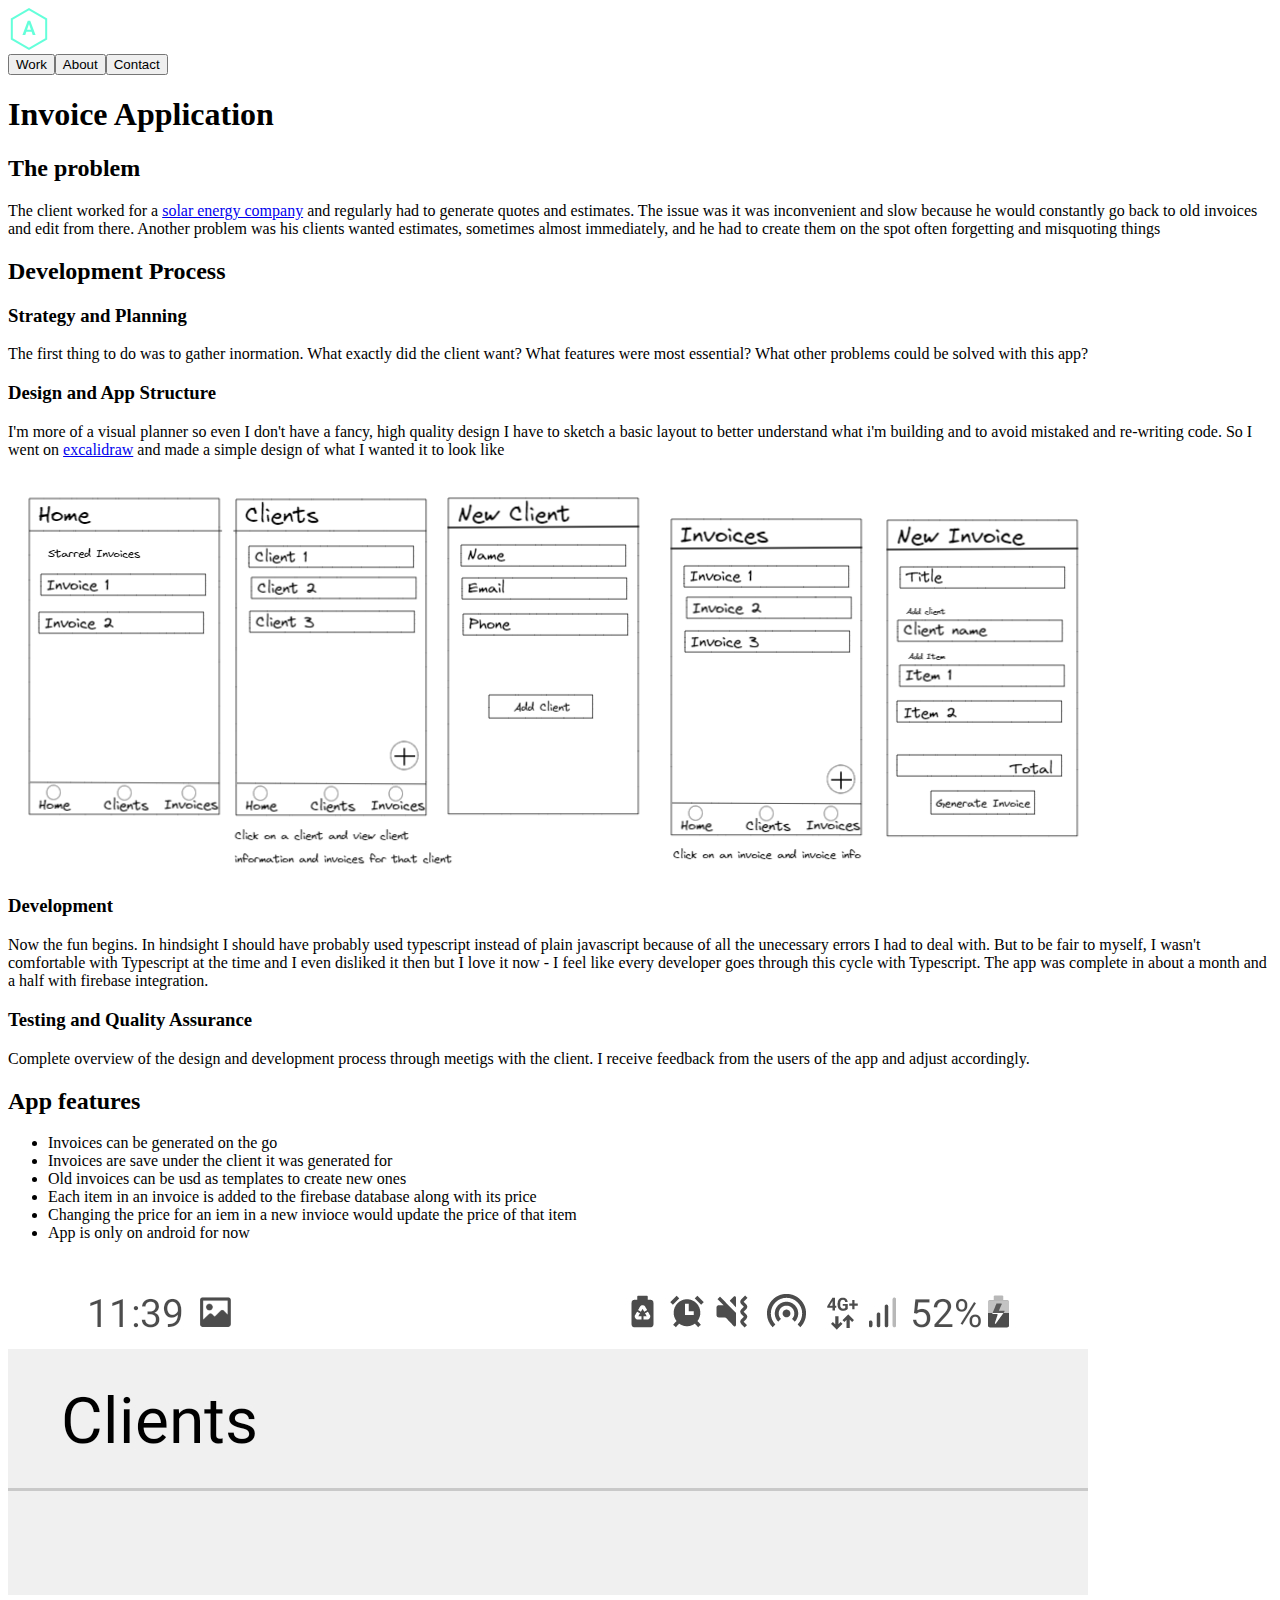
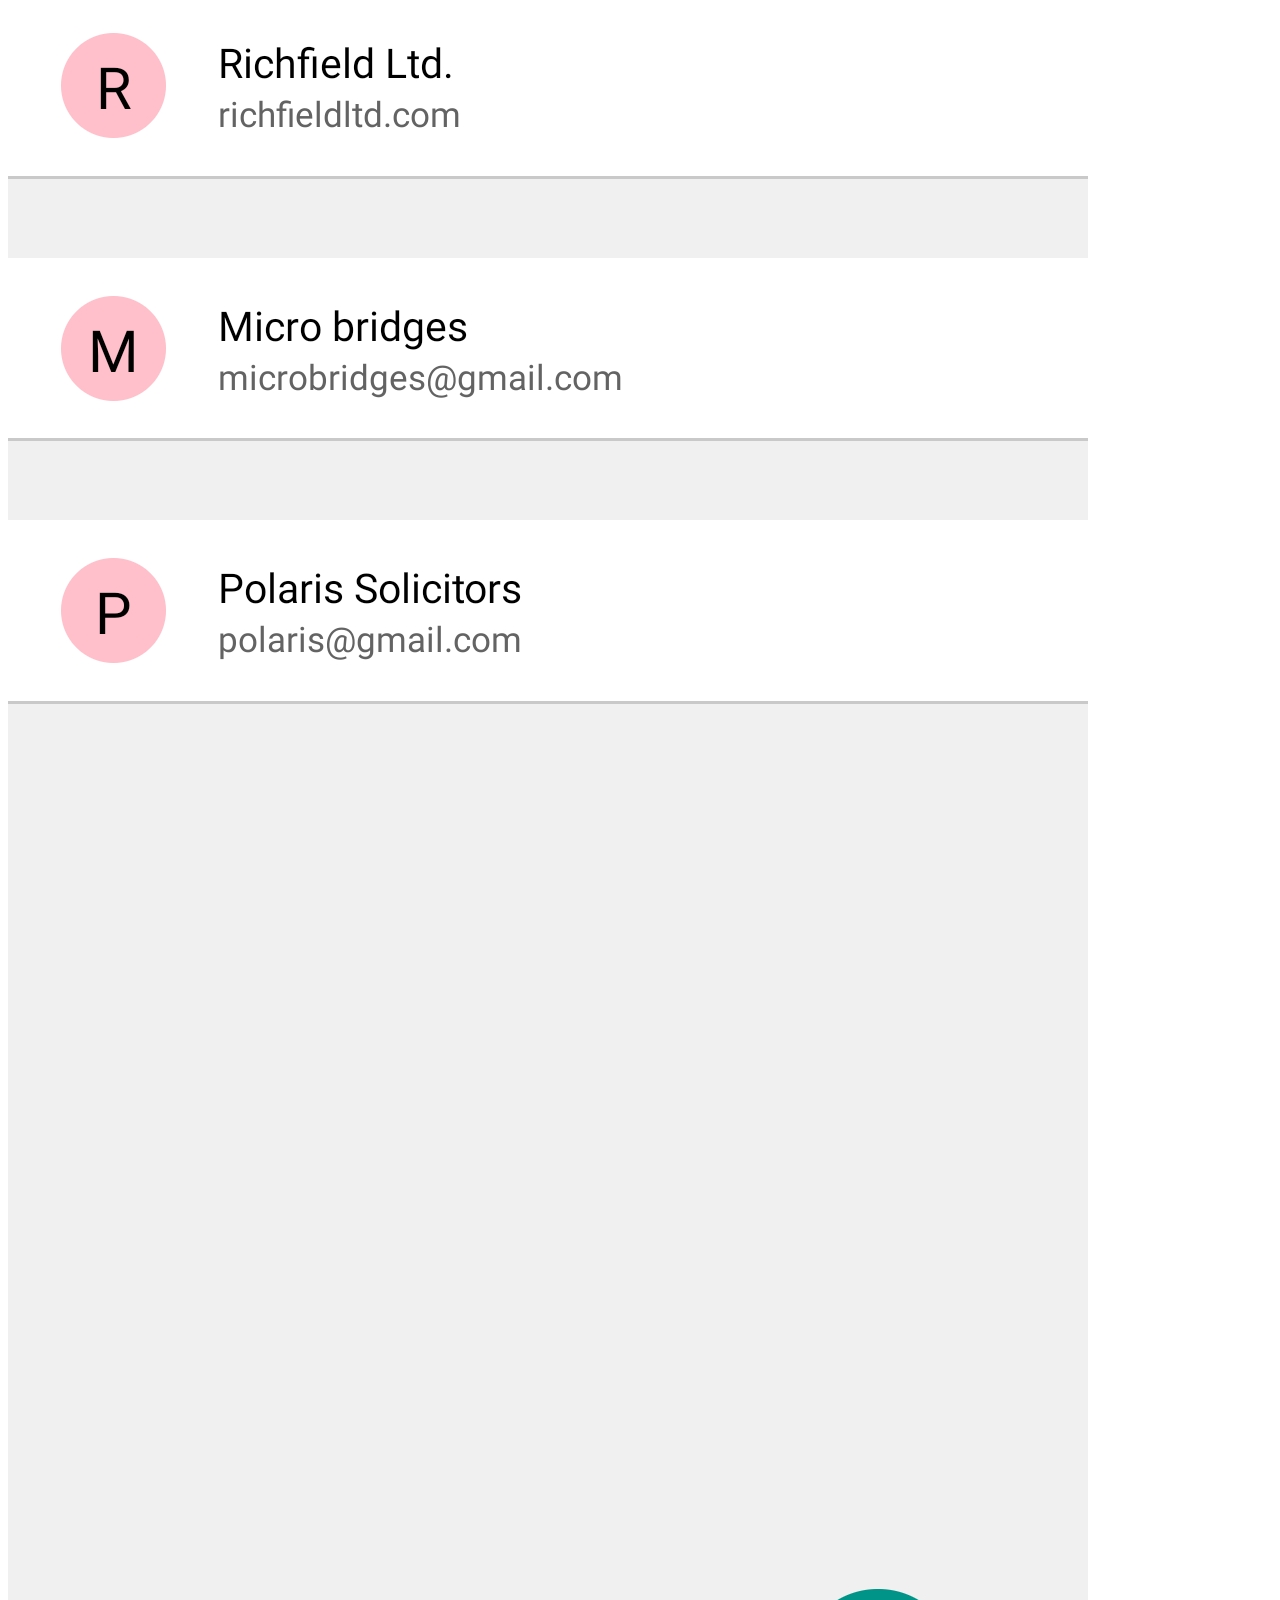
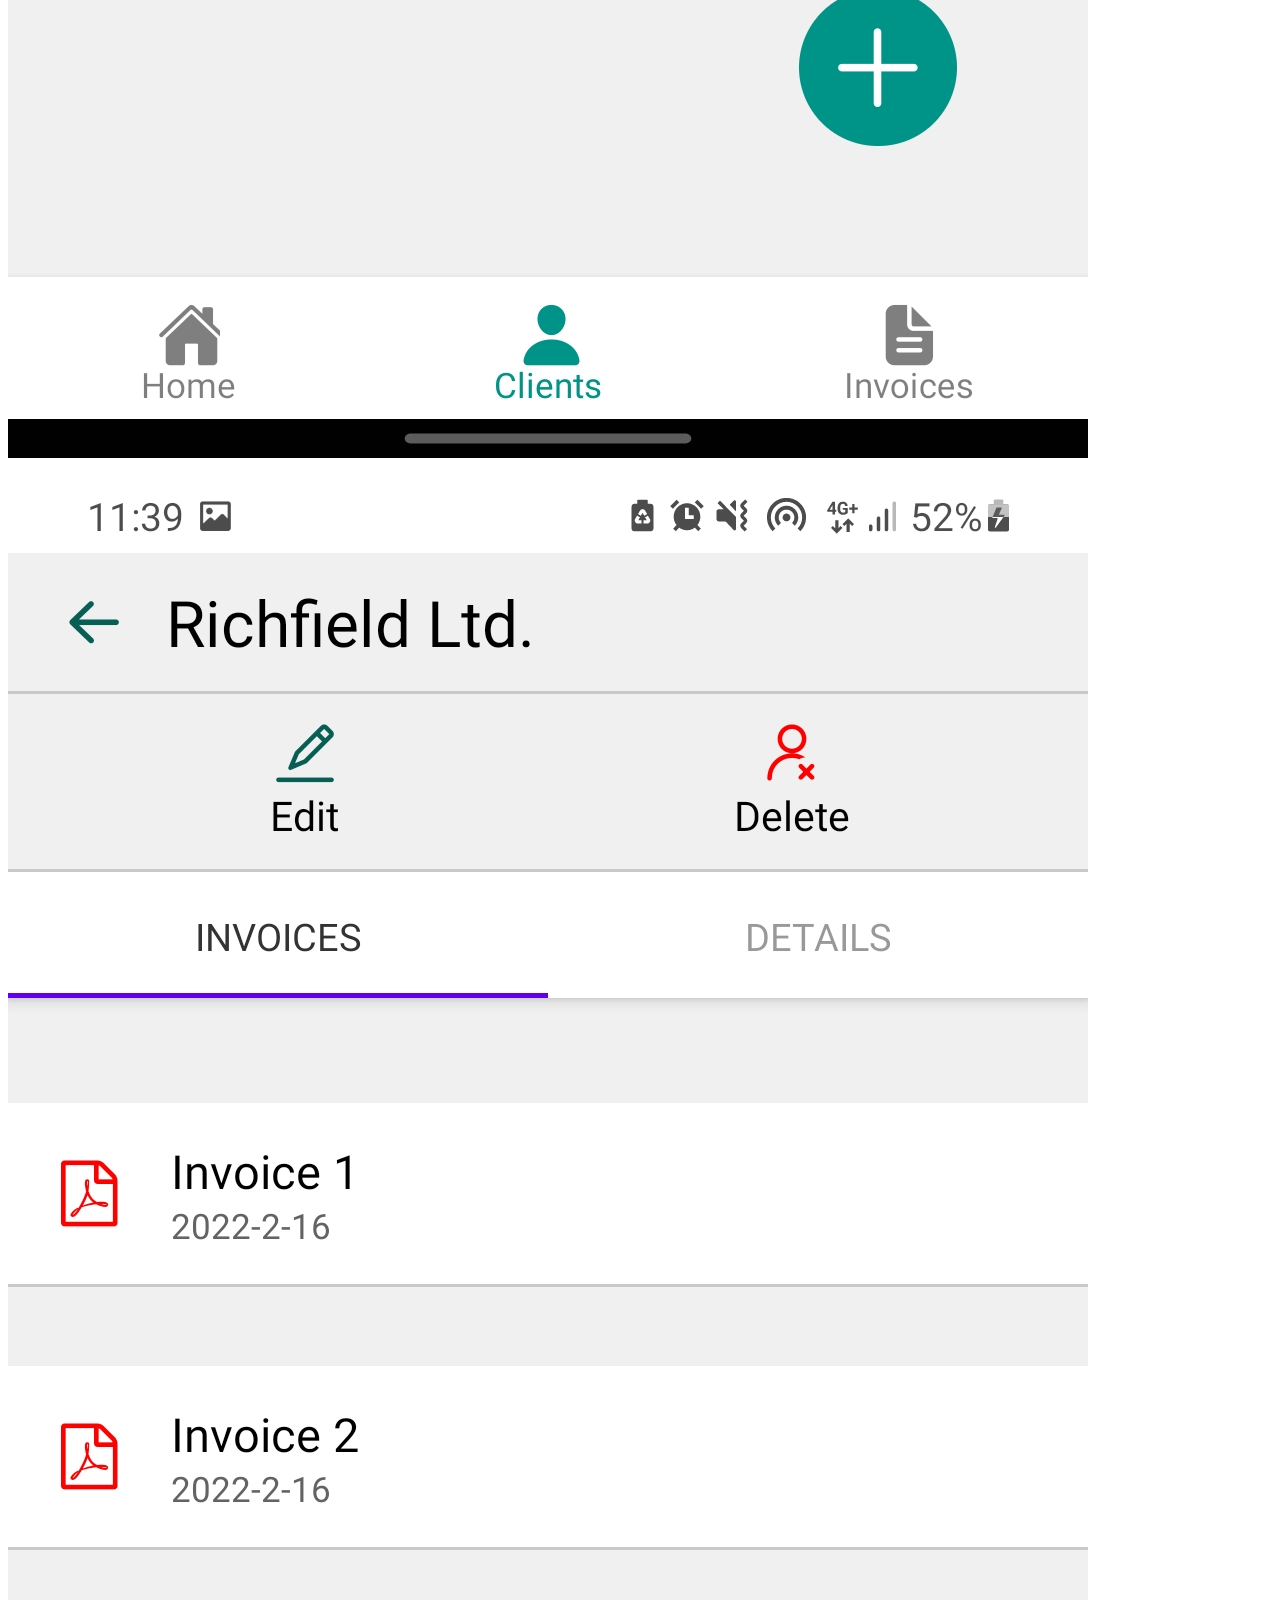
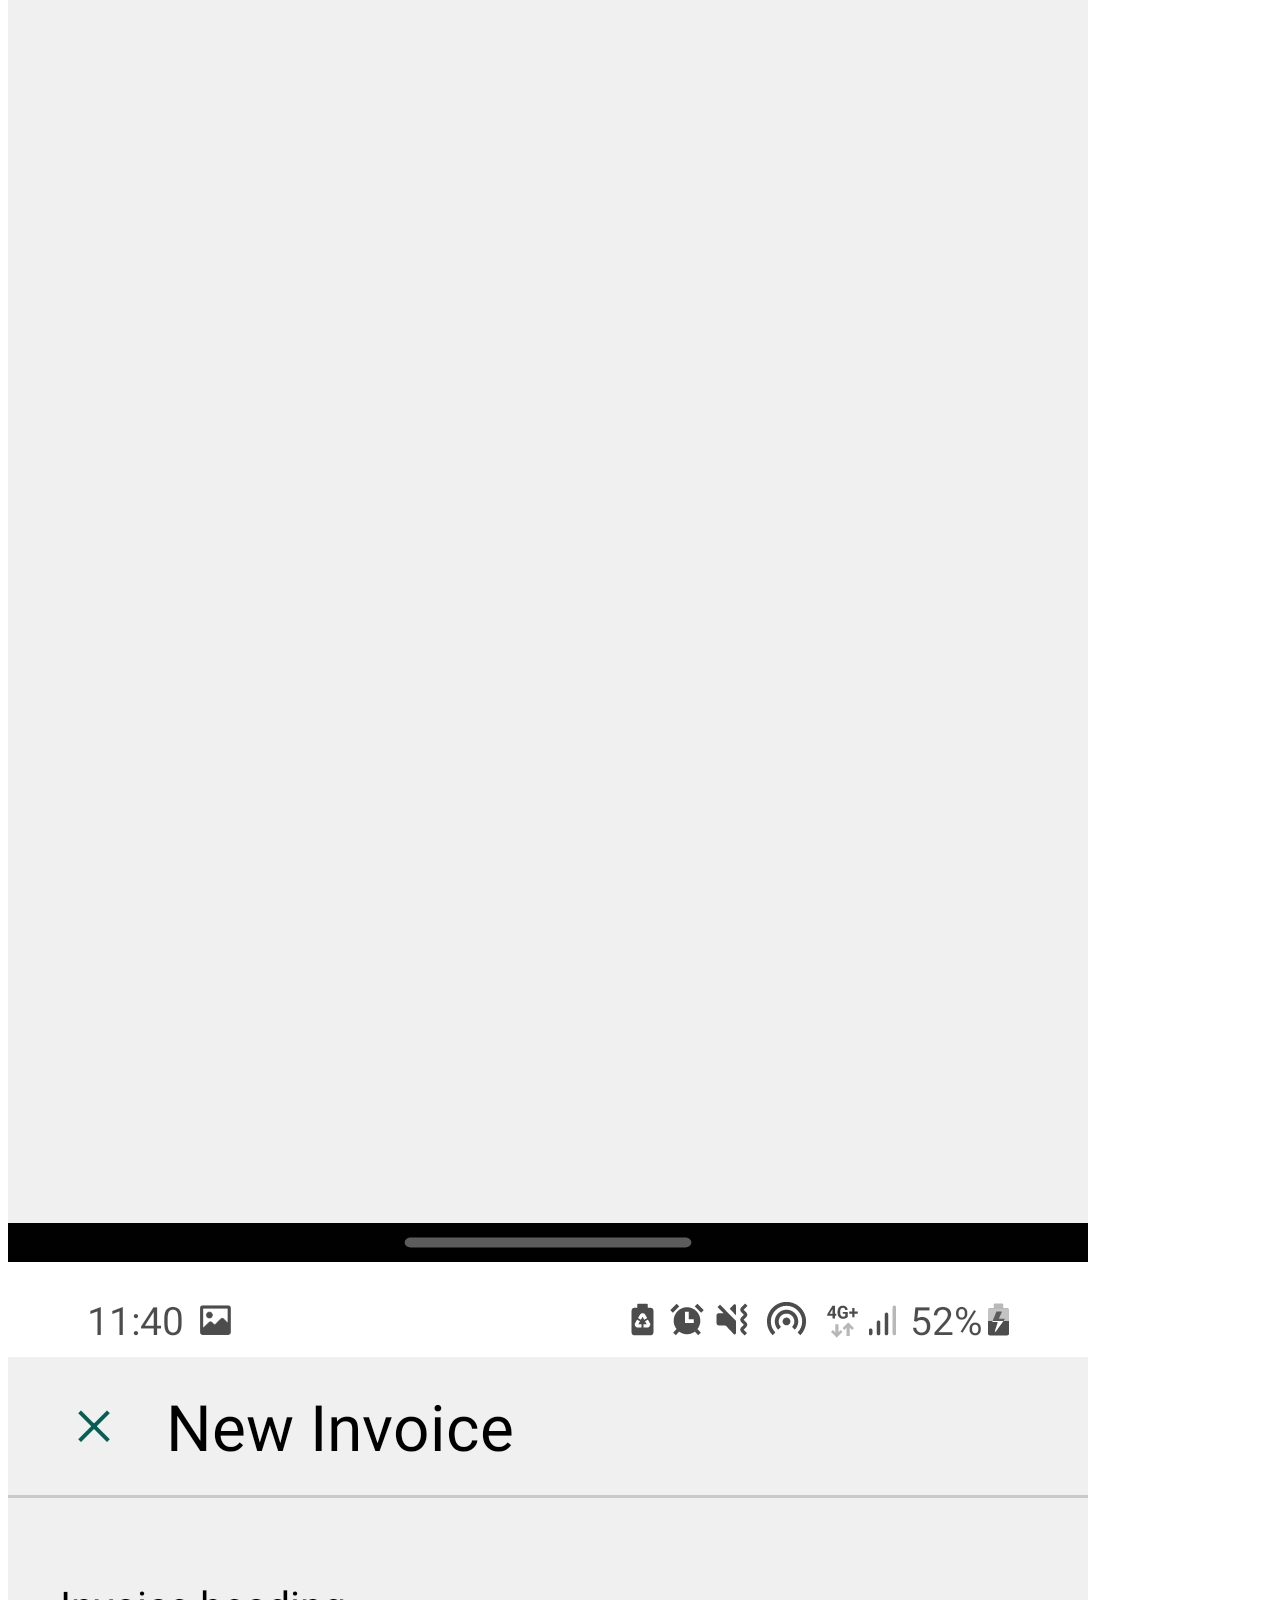
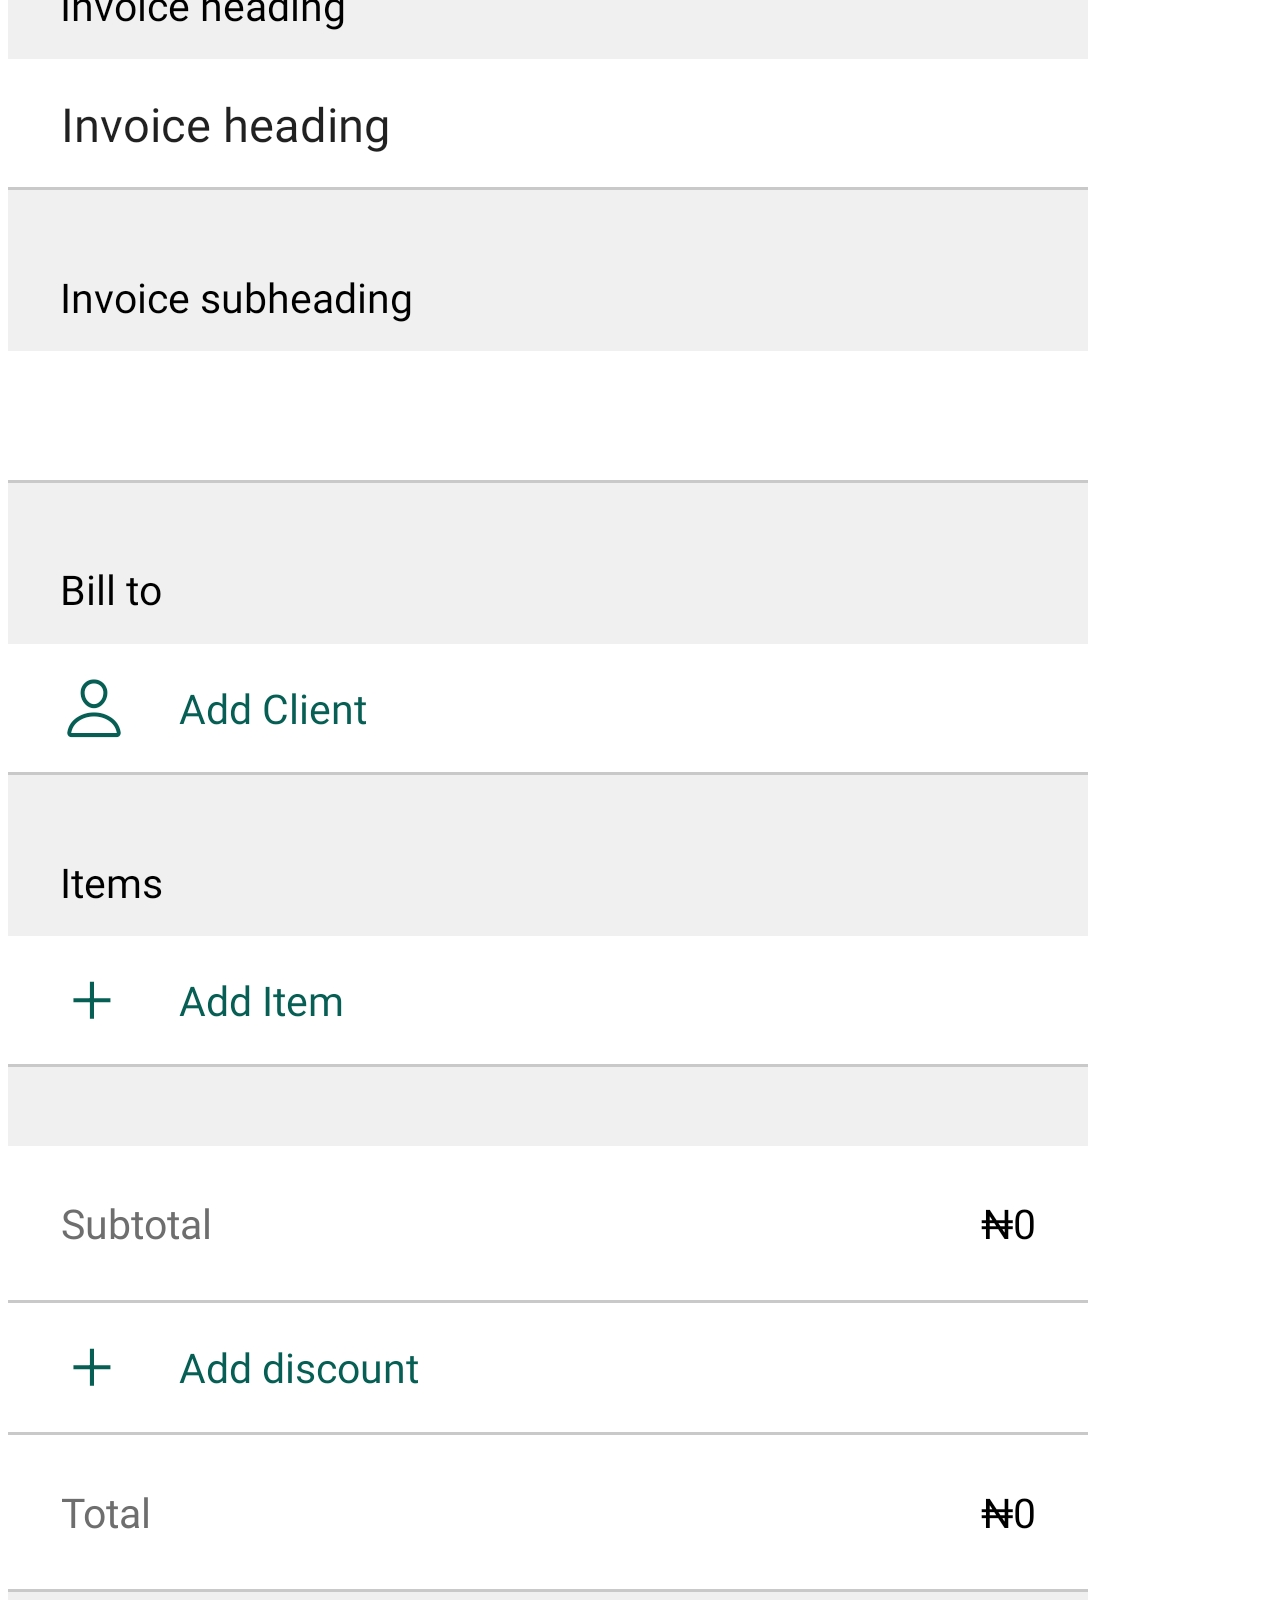
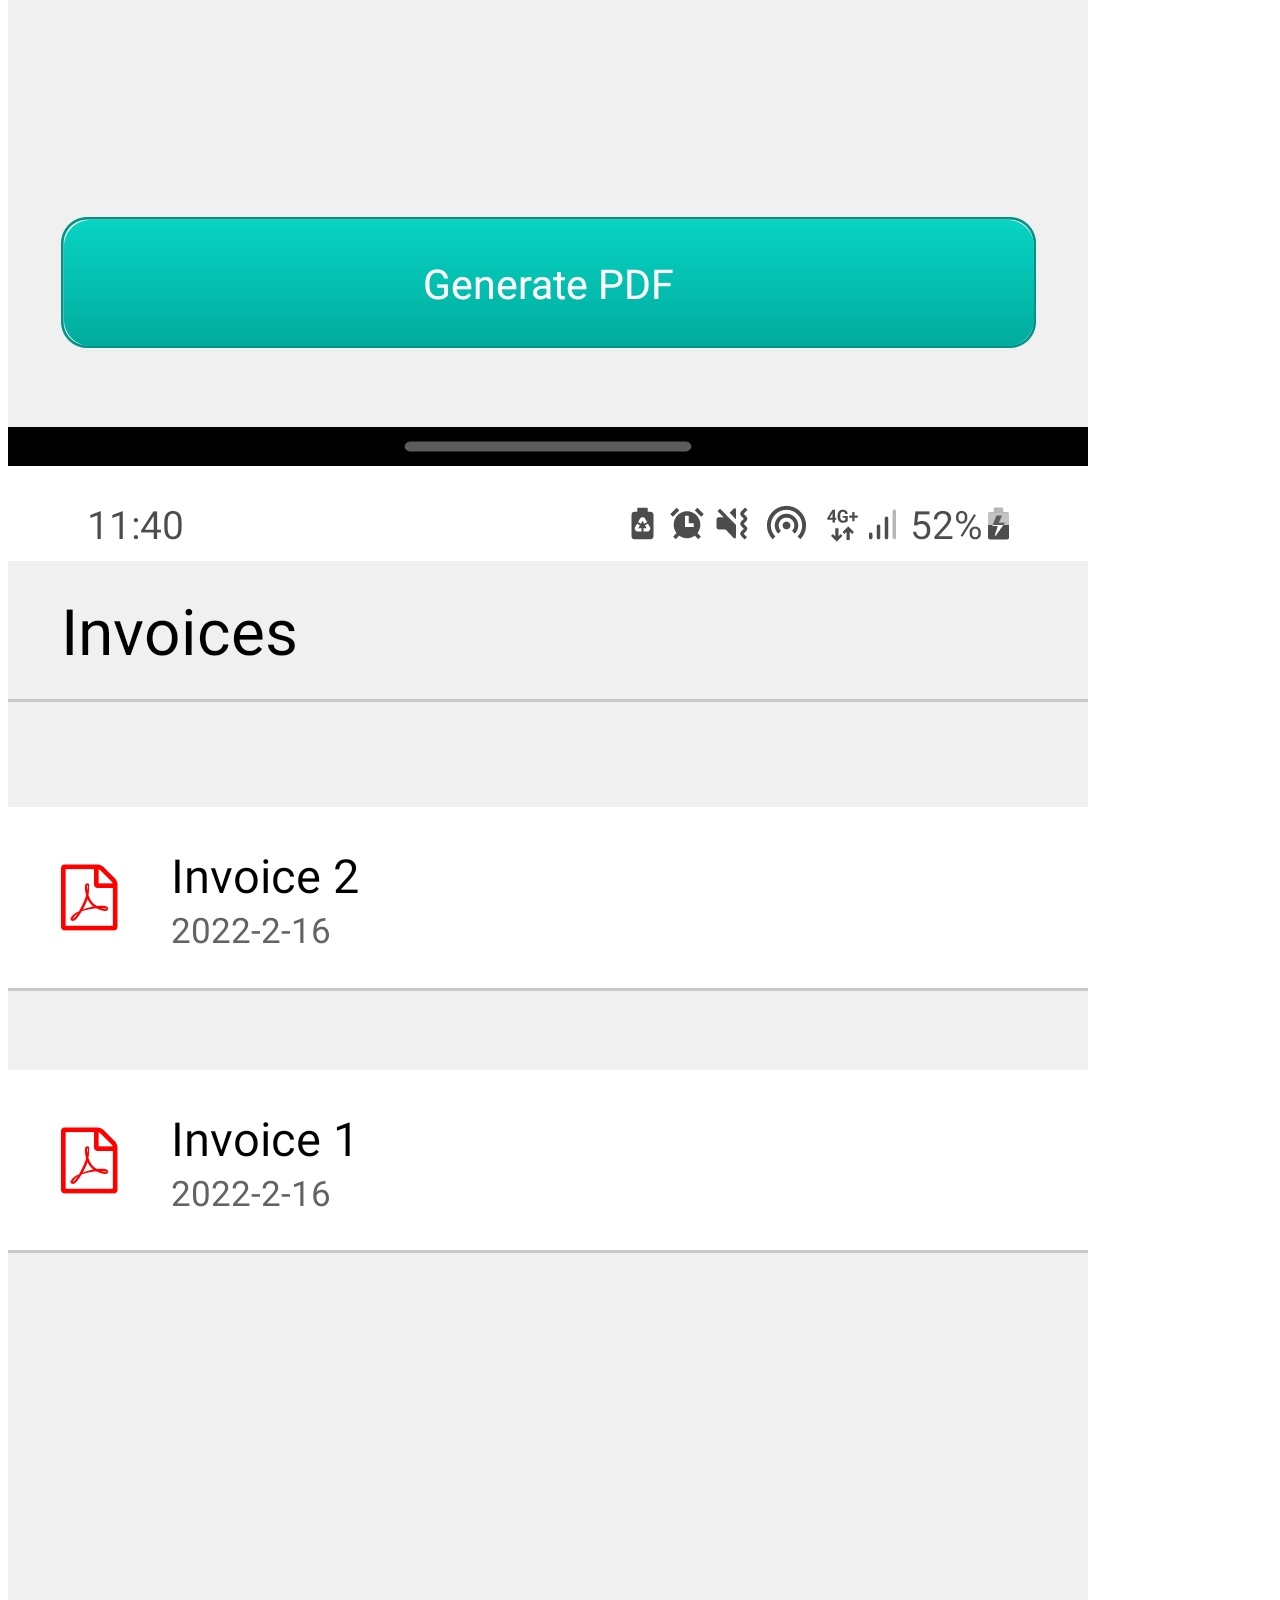
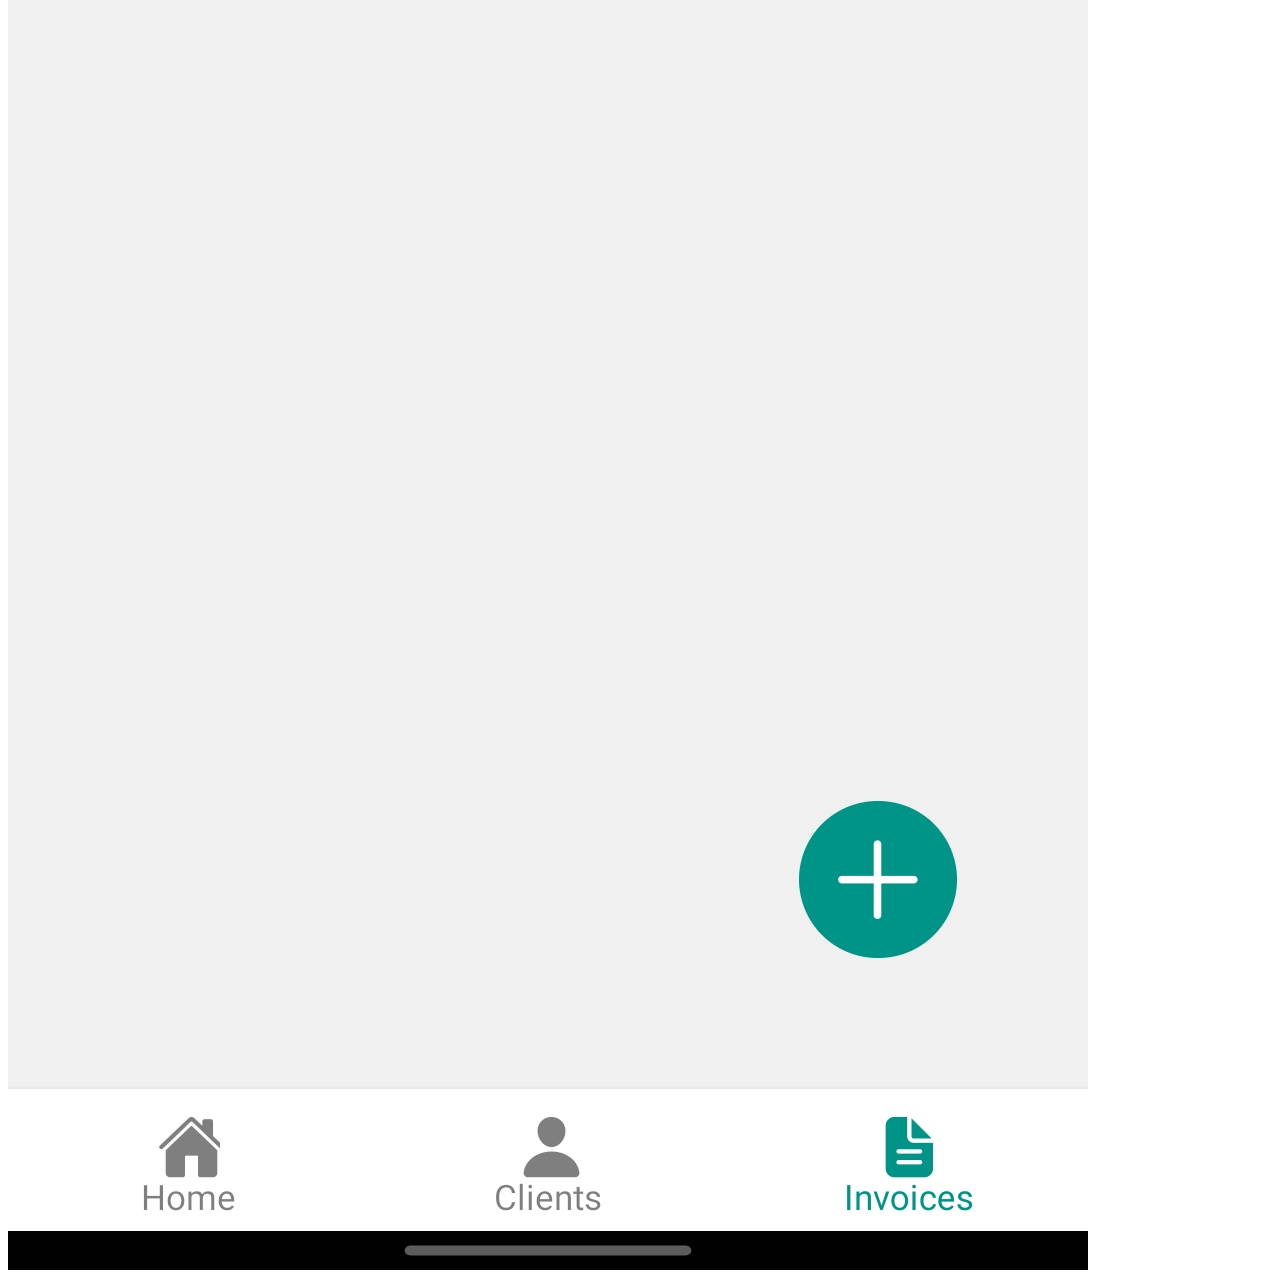
<file: projects/invoice/index.html>
<!DOCTYPE html><html><head><meta charSet="utf-8"/><meta http-equiv="x-ua-compatible" content="ie=edge"/><meta name="viewport" content="width=device-width, initial-scale=1, shrink-to-fit=no"/><meta name="generator" content="Gatsby 2.27.0"/><title data-react-helmet="true"></title><link rel="icon" href="/favicon-32x32.png?v=41a06959e7fb55a76f8933e76a4a6cd1" type="image/png"/><link rel="manifest" href="/manifest.webmanifest" crossorigin="anonymous"/><meta name="theme-color" content="#663399"/><link rel="apple-touch-icon" sizes="48x48" href="/icons/icon-48x48.png?v=41a06959e7fb55a76f8933e76a4a6cd1"/><link rel="apple-touch-icon" sizes="72x72" href="/icons/icon-72x72.png?v=41a06959e7fb55a76f8933e76a4a6cd1"/><link rel="apple-touch-icon" sizes="96x96" href="/icons/icon-96x96.png?v=41a06959e7fb55a76f8933e76a4a6cd1"/><link rel="apple-touch-icon" sizes="144x144" href="/icons/icon-144x144.png?v=41a06959e7fb55a76f8933e76a4a6cd1"/><link rel="apple-touch-icon" sizes="192x192" href="/icons/icon-192x192.png?v=41a06959e7fb55a76f8933e76a4a6cd1"/><link rel="apple-touch-icon" sizes="256x256" href="/icons/icon-256x256.png?v=41a06959e7fb55a76f8933e76a4a6cd1"/><link rel="apple-touch-icon" sizes="384x384" href="/icons/icon-384x384.png?v=41a06959e7fb55a76f8933e76a4a6cd1"/><link rel="apple-touch-icon" sizes="512x512" href="/icons/icon-512x512.png?v=41a06959e7fb55a76f8933e76a4a6cd1"/><link as="script" rel="preload" href="/webpack-runtime-b410323444d32949d68b.js"/><link as="script" rel="preload" href="/framework-741ade27086b2708e961.js"/><link as="script" rel="preload" href="/app-924435066547551e4866.js"/><link as="script" rel="preload" href="/component---src-pages-projects-invoice-js-6e7514be0081b9e8000c.js"/><link as="fetch" rel="preload" href="/page-data\projects\invoice\page-data.json" crossorigin="anonymous"/><link as="fetch" rel="preload" href="/page-data\app-data.json" crossorigin="anonymous"/></head><body><div id="___gatsby"><div style="outline:none" tabindex="-1" id="gatsby-focus-wrapper"><div class="section"><div class="container"><div class="navbar-wrapper"><a class="name" tabindex="0" href="/"><svg class="svg" width="42" height="42" viewBox="0 0 42 42" fill="none" xmlns="http://www.w3.org/2000/svg"><path d="M3.81347 11.0773L21 1.1547L38.1865 11.0773V30.9226L21 40.8453L3.81347 30.9226V11.0773Z" stroke="#64ffda" stroke-width="2"></path><path d="M21.332 14.9395L17.2793 27H14.4375L19.75 12.7812H21.5664L21.332 14.9395ZM24.7207 27L20.6484 14.9395L20.4043 12.7812H22.2305L27.5723 27H24.7207ZM24.5352 21.7168V23.8359H16.9082V21.7168H24.5352Z" fill="#64ffda"></path></svg></a><div class="links-wrapper"><button>Work</button><button>About</button><button>Contact</button></div></div></div></div><div class="section" id="about"><div class="container"><div class="project-wrapper"><h1>Invoice Application</h1><h2>The problem</h2><p>The client worked for a<!-- --> <a href="http://switchboxltd.com/" target="__blank">solar energy company</a> <!-- -->and regularly had to generate quotes and estimates. The issue was it was inconvenient and slow because he would constantly go back to old invoices and edit from there. Another problem was his clients wanted estimates, sometimes almost immediately, and he had to create them on the spot often forgetting and misquoting things</p><h2>Development Process</h2><h3>Strategy and Planning</h3><p>The first thing to do was to gather inormation. What exactly did the client want? What features were most essential? What other problems could be solved with this app?</p><h3>Design and App Structure</h3><p>I&#x27;m more of a visual planner so even I don&#x27;t have a fancy, high quality design I have to sketch a basic layout to better understand what i&#x27;m building and to avoid mistaked and re-writing code. So I went on<!-- --> <a href="https://excalidraw.com/" target="__blank">excalidraw</a> <!-- -->and made a simple design of what I wanted it to look like</p><img src="/static/invoice-sketch-1-00acfa6b0ea2e292b81e3bd49ec7c6fa.png" alt="Sketch 1" class="sketch"/><img src="/static/invoice-sketch-2-edfef4253988b07d401292a5972d386c.png" alt="Sketch 2" class="sketch"/><h3>Development</h3><p>Now the fun begins. In hindsight I should have probably used typescript instead of plain javascript because of all the unecessary errors I had to deal with. But to be fair to myself, I wasn&#x27;t comfortable with Typescript at the time and I even disliked it then but I love it now - I feel like every developer goes through this cycle with Typescript. The app was complete in about a month and a half with firebase integration.</p><h3>Testing and Quality Assurance</h3><p>Complete overview of the design and development process through meetigs with the client. I receive feedback from the users of the app and adjust accordingly.</p><h2>App features</h2><ul><li>Invoices can be generated on the go</li><li>Invoices are save under the client it was generated for</li><li>Old invoices can be usd as templates to create new ones</li><li>Each item in an invoice is added to the firebase database along with its price</li><li>Changing the price for an iem in a new invioce would update the price of that item</li><li>App is only on android for now</li></ul><div class="screenshots"><img src="/static/invoice-clients-0d86289929fc28c27f0e762cc5498165.jpg" alt="clients"/><img src="/static/invoice-view-client-24cd98483b100a28ea8d9725f512b77c.jpg" alt="view-client"/><img src="/static/invoice-new-invoice-8be3a90116c8ddd65d6c23af91d368e3.jpg" alt="new-invoice"/><img src="/static/invoice-invoices-43529e79e1b9d026d6c9f1b10e00bd2b.jpg" alt="invoices"/></div></div></div></div></div><div id="gatsby-announcer" style="position:absolute;top:0;width:1px;height:1px;padding:0;overflow:hidden;clip:rect(0, 0, 0, 0);white-space:nowrap;border:0" aria-live="assertive" aria-atomic="true"></div></div><script id="gatsby-script-loader">/*<![CDATA[*/window.pagePath="/projects/invoice/";/*]]>*/</script><script id="gatsby-chunk-mapping">/*<![CDATA[*/window.___chunkMapping={"polyfill":["/polyfill-f33cc994945b2249d5ee.js"],"app":["/app-924435066547551e4866.js"],"component---src-pages-404-js":["/component---src-pages-404-js-9c04155390b493ad90ef.js"],"component---src-pages-index-js":["/component---src-pages-index-js-56acef59cef8d4c20253.js"],"component---src-pages-projects-100-day-companion-js":["/component---src-pages-projects-100-day-companion-js-612f761ea2ef4e7d63e4.js"],"component---src-pages-projects-invoice-js":["/component---src-pages-projects-invoice-js-6e7514be0081b9e8000c.js"],"component---src-pages-projects-pay-sure-js":["/component---src-pages-projects-pay-sure-js-08c7ae79e9e337f24313.js"]};/*]]>*/</script><script src="/polyfill-f33cc994945b2249d5ee.js" nomodule=""></script><script src="/component---src-pages-projects-invoice-js-6e7514be0081b9e8000c.js" async=""></script><script src="/app-924435066547551e4866.js" async=""></script><script src="/framework-741ade27086b2708e961.js" async=""></script><script src="/webpack-runtime-b410323444d32949d68b.js" async=""></script></body></html>
</file>
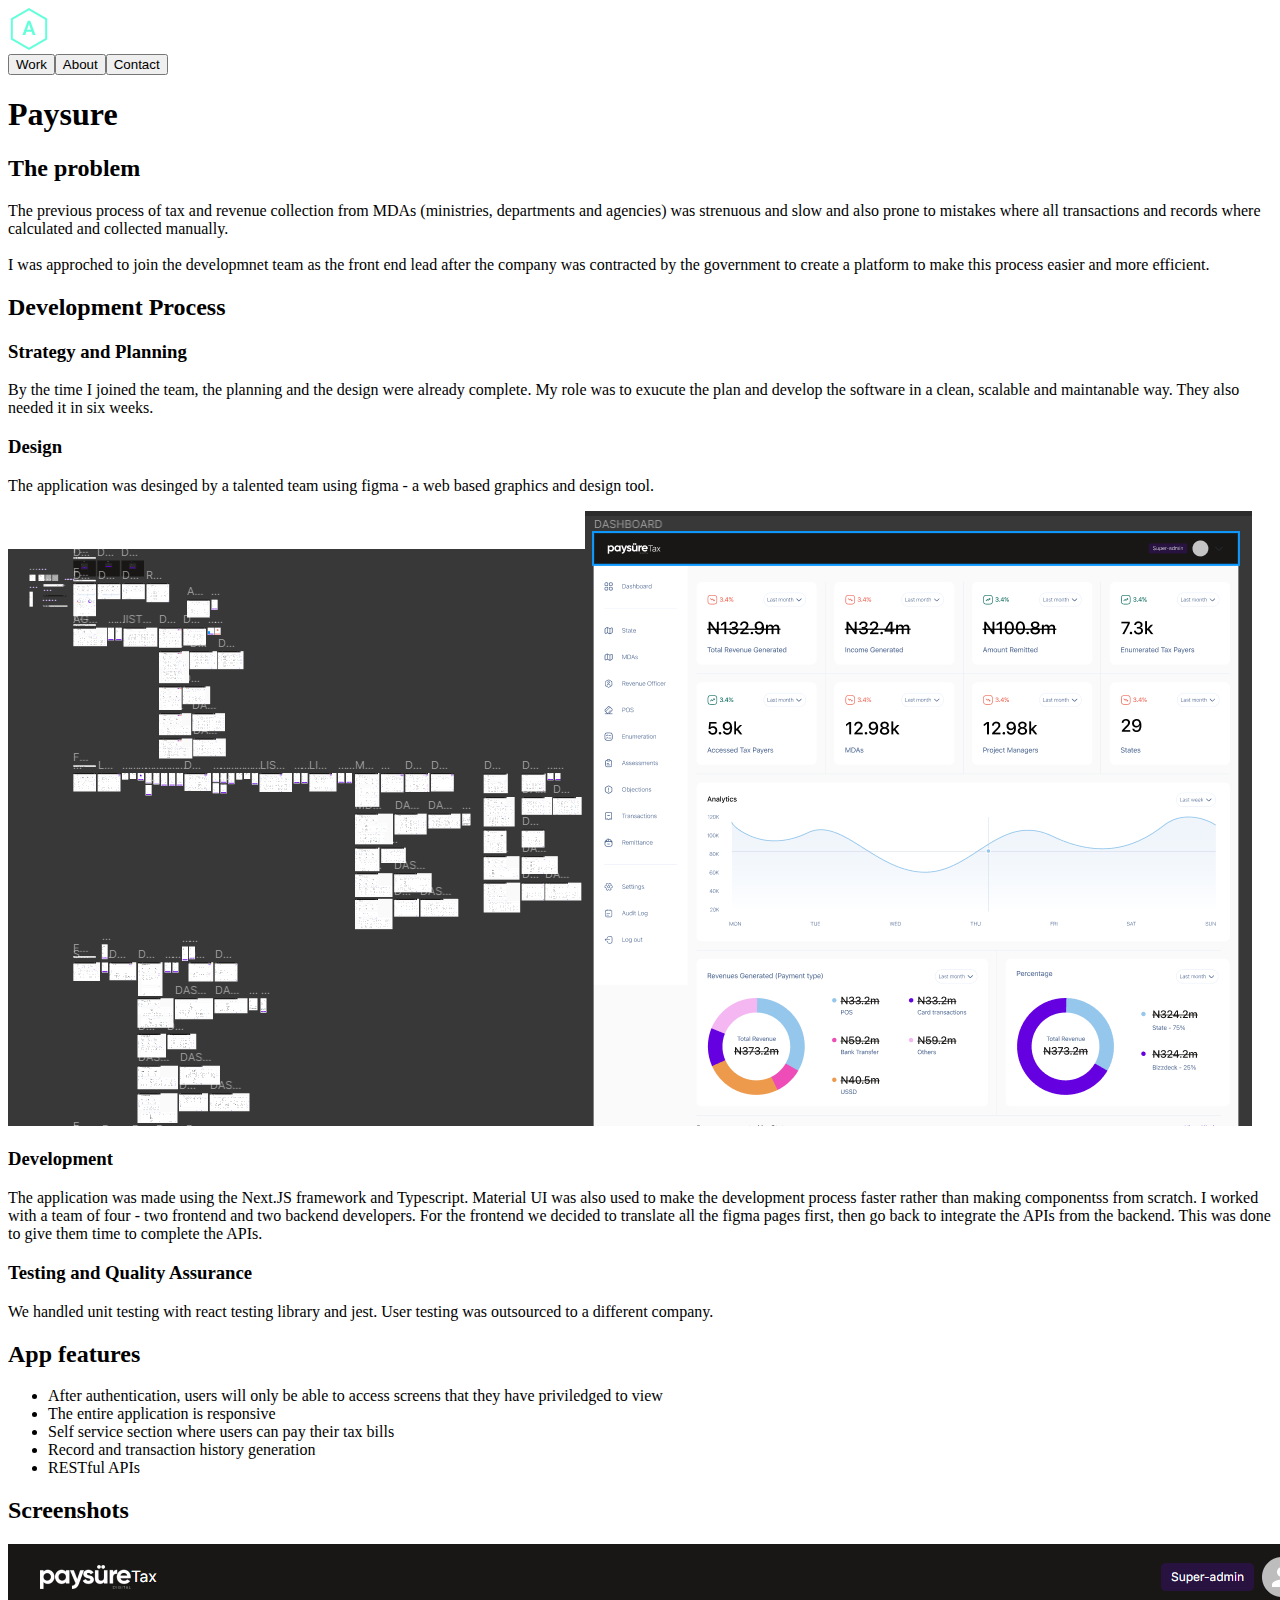
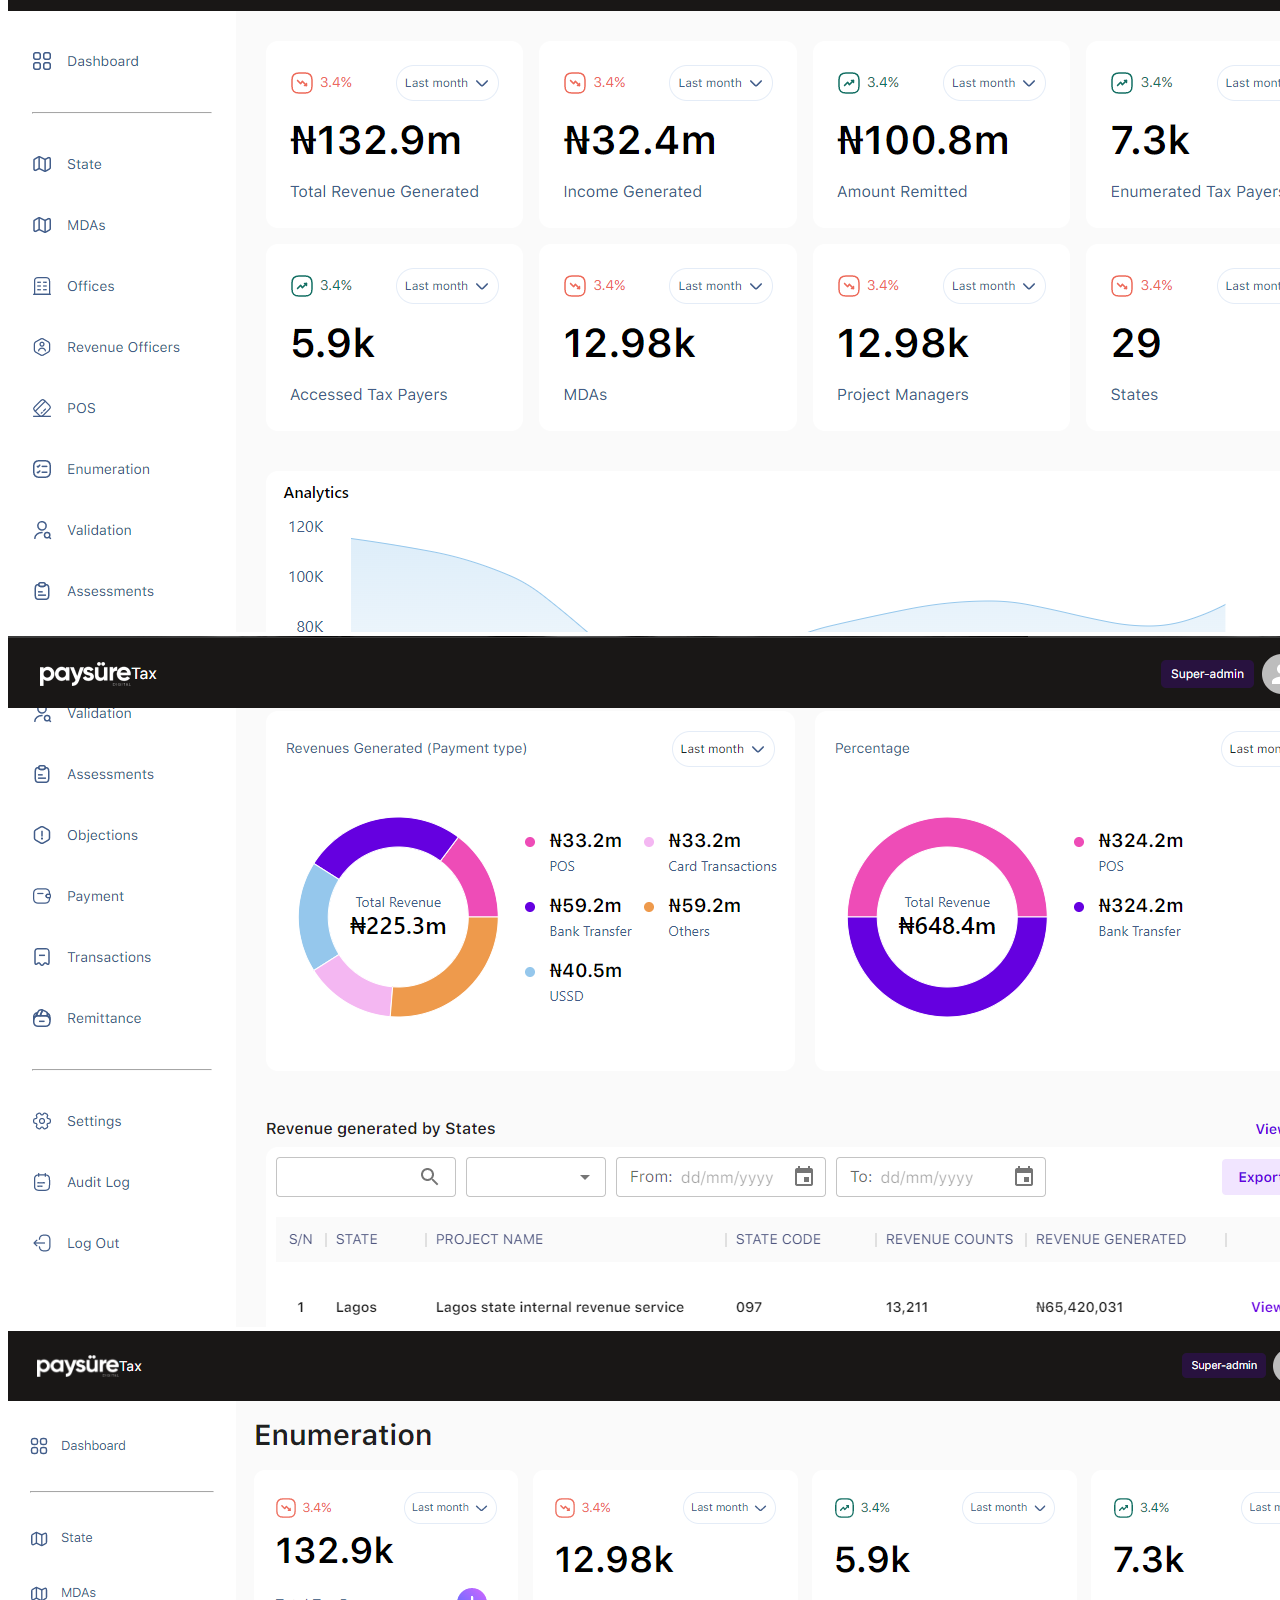
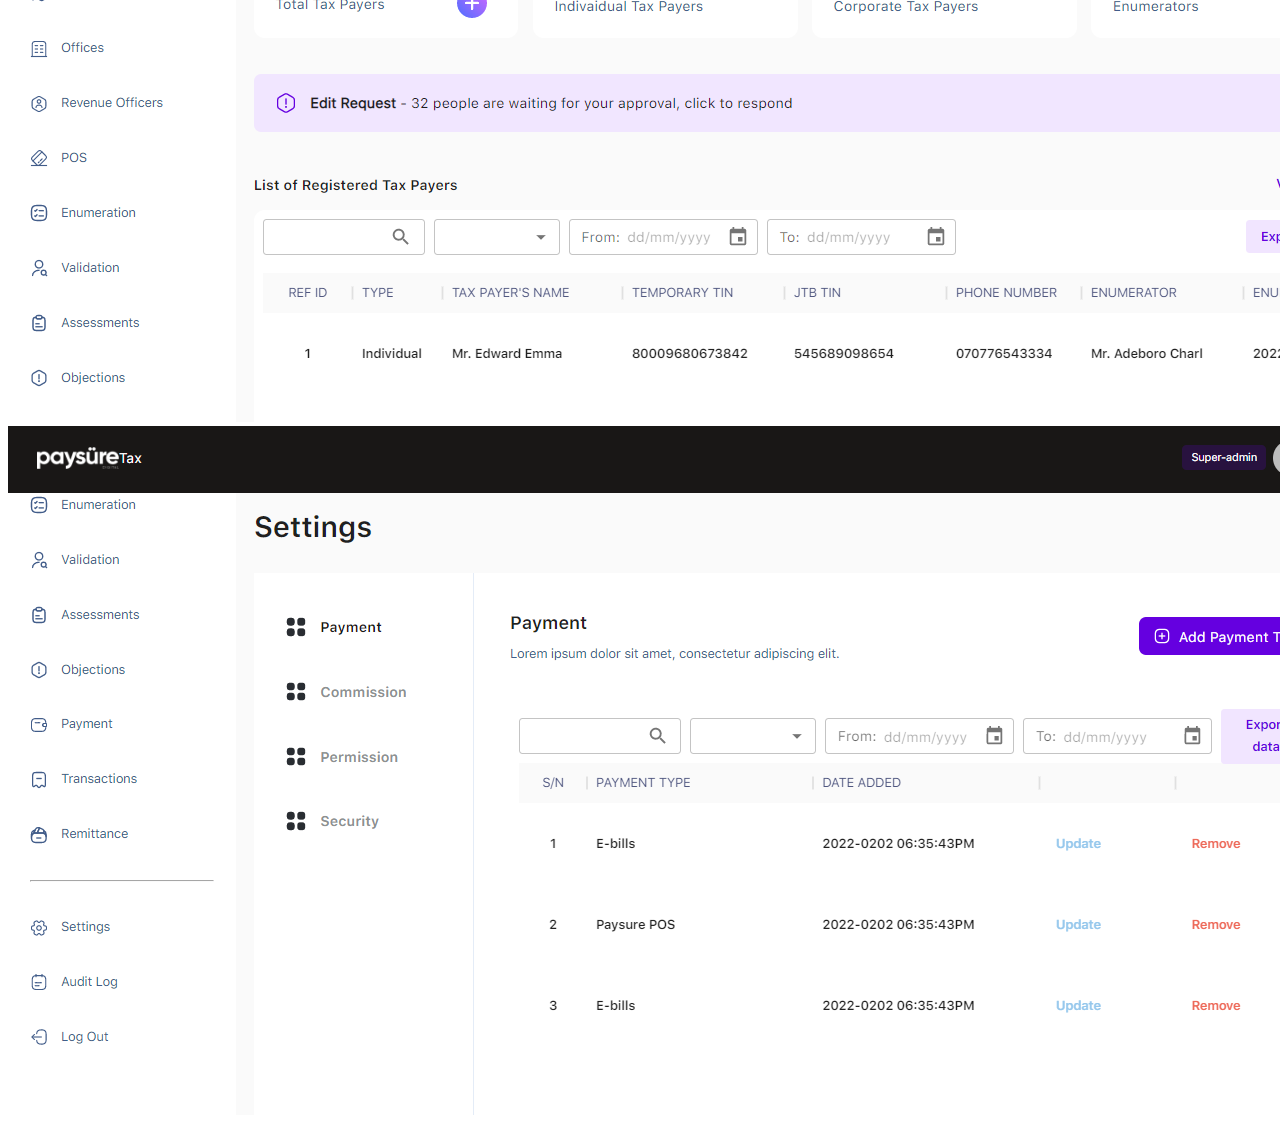
<file: projects/pay-sure/index.html>
<!DOCTYPE html><html><head><meta charSet="utf-8"/><meta http-equiv="x-ua-compatible" content="ie=edge"/><meta name="viewport" content="width=device-width, initial-scale=1, shrink-to-fit=no"/><meta name="generator" content="Gatsby 2.27.0"/><title data-react-helmet="true"></title><link rel="icon" href="/favicon-32x32.png?v=41a06959e7fb55a76f8933e76a4a6cd1" type="image/png"/><link rel="manifest" href="/manifest.webmanifest" crossorigin="anonymous"/><meta name="theme-color" content="#663399"/><link rel="apple-touch-icon" sizes="48x48" href="/icons/icon-48x48.png?v=41a06959e7fb55a76f8933e76a4a6cd1"/><link rel="apple-touch-icon" sizes="72x72" href="/icons/icon-72x72.png?v=41a06959e7fb55a76f8933e76a4a6cd1"/><link rel="apple-touch-icon" sizes="96x96" href="/icons/icon-96x96.png?v=41a06959e7fb55a76f8933e76a4a6cd1"/><link rel="apple-touch-icon" sizes="144x144" href="/icons/icon-144x144.png?v=41a06959e7fb55a76f8933e76a4a6cd1"/><link rel="apple-touch-icon" sizes="192x192" href="/icons/icon-192x192.png?v=41a06959e7fb55a76f8933e76a4a6cd1"/><link rel="apple-touch-icon" sizes="256x256" href="/icons/icon-256x256.png?v=41a06959e7fb55a76f8933e76a4a6cd1"/><link rel="apple-touch-icon" sizes="384x384" href="/icons/icon-384x384.png?v=41a06959e7fb55a76f8933e76a4a6cd1"/><link rel="apple-touch-icon" sizes="512x512" href="/icons/icon-512x512.png?v=41a06959e7fb55a76f8933e76a4a6cd1"/><link as="script" rel="preload" href="/webpack-runtime-b410323444d32949d68b.js"/><link as="script" rel="preload" href="/framework-741ade27086b2708e961.js"/><link as="script" rel="preload" href="/app-924435066547551e4866.js"/><link as="script" rel="preload" href="/component---src-pages-projects-pay-sure-js-08c7ae79e9e337f24313.js"/><link as="fetch" rel="preload" href="/page-data\projects\pay-sure\page-data.json" crossorigin="anonymous"/><link as="fetch" rel="preload" href="/page-data\app-data.json" crossorigin="anonymous"/></head><body><div id="___gatsby"><div style="outline:none" tabindex="-1" id="gatsby-focus-wrapper"><div class="section"><div class="container"><div class="navbar-wrapper"><a class="name" tabindex="0" href="/"><svg class="svg" width="42" height="42" viewBox="0 0 42 42" fill="none" xmlns="http://www.w3.org/2000/svg"><path d="M3.81347 11.0773L21 1.1547L38.1865 11.0773V30.9226L21 40.8453L3.81347 30.9226V11.0773Z" stroke="#64ffda" stroke-width="2"></path><path d="M21.332 14.9395L17.2793 27H14.4375L19.75 12.7812H21.5664L21.332 14.9395ZM24.7207 27L20.6484 14.9395L20.4043 12.7812H22.2305L27.5723 27H24.7207ZM24.5352 21.7168V23.8359H16.9082V21.7168H24.5352Z" fill="#64ffda"></path></svg></a><div class="links-wrapper"><button>Work</button><button>About</button><button>Contact</button></div></div></div></div><div class="section" id="about"><div class="container"><div class="project-wrapper"><h1>Paysure</h1><h2>The problem</h2><p>The previous process of tax and revenue collection from MDAs (ministries, departments and agencies) was strenuous and slow and also prone to mistakes where all transactions and records where calculated and collected manually.<br/><br/>I was approched to join the developmnet team as the front end lead after the company was contracted by the government to create a platform to make this process easier and more efficient.</p><h2>Development Process</h2><h3>Strategy and Planning</h3><p>By the time I joined the team, the planning and the design were already complete. My role was to exucute the plan and develop the software in a clean, scalable and maintanable way. They also needed it in six weeks.</p><h3>Design</h3><p>The application was desinged by a talented team using figma - a web based graphics and design tool.</p><img src="/static/paysure-design1-6d2864dbae734940b77e0af51be986f5.png" alt="Design 1" class="sketch"/><img src="/static/paysure-design2-555480f29ac0d2585a27d25e15a04a58.png" alt="Design 2" class="sketch"/><h3>Development</h3><p>The application was made using the Next.JS framework and Typescript. Material UI was also used to make the development process faster rather than making componentss from scratch. I worked with a team of four - two frontend and two backend developers. For the frontend we decided to translate all the figma pages first, then go back to integrate the APIs from the backend. This was done to give them time to complete the APIs.</p><h3>Testing and Quality Assurance</h3><p>We handled unit testing with react testing library and jest. User testing was outsourced to a different company.</p><h2>App features</h2><ul><li>After authentication, users will only be able to access screens that they have priviledged to view</li><li>The entire application is responsive</li><li>Self service section where users can pay their tax bills</li><li>Record and transaction history generation</li><li>RESTful APIs</li></ul><h2>Screenshots</h2><img src="/static/paysure-dashboard1-830e7b012a45e506ddd78a9032aac69e.png" alt="dashboard 1"/><img src="/static/paysure-dashboard2-eccaf137a2968edcafae9c0516cdc5a9.png" alt="dashboard 2"/><img src="/static/paysure-enumeration-30e646d2496be8451f96a68417881377.png" alt="enumeration"/><img src="/static/paysure-settings-51cec2eb6d0a2986fd5430ae09608752.png" alt="settings"/></div></div></div></div><div id="gatsby-announcer" style="position:absolute;top:0;width:1px;height:1px;padding:0;overflow:hidden;clip:rect(0, 0, 0, 0);white-space:nowrap;border:0" aria-live="assertive" aria-atomic="true"></div></div><script id="gatsby-script-loader">/*<![CDATA[*/window.pagePath="/projects/pay-sure/";/*]]>*/</script><script id="gatsby-chunk-mapping">/*<![CDATA[*/window.___chunkMapping={"polyfill":["/polyfill-f33cc994945b2249d5ee.js"],"app":["/app-924435066547551e4866.js"],"component---src-pages-404-js":["/component---src-pages-404-js-9c04155390b493ad90ef.js"],"component---src-pages-index-js":["/component---src-pages-index-js-56acef59cef8d4c20253.js"],"component---src-pages-projects-100-day-companion-js":["/component---src-pages-projects-100-day-companion-js-612f761ea2ef4e7d63e4.js"],"component---src-pages-projects-invoice-js":["/component---src-pages-projects-invoice-js-6e7514be0081b9e8000c.js"],"component---src-pages-projects-pay-sure-js":["/component---src-pages-projects-pay-sure-js-08c7ae79e9e337f24313.js"]};/*]]>*/</script><script src="/polyfill-f33cc994945b2249d5ee.js" nomodule=""></script><script src="/component---src-pages-projects-pay-sure-js-08c7ae79e9e337f24313.js" async=""></script><script src="/app-924435066547551e4866.js" async=""></script><script src="/framework-741ade27086b2708e961.js" async=""></script><script src="/webpack-runtime-b410323444d32949d68b.js" async=""></script></body></html>
</file>
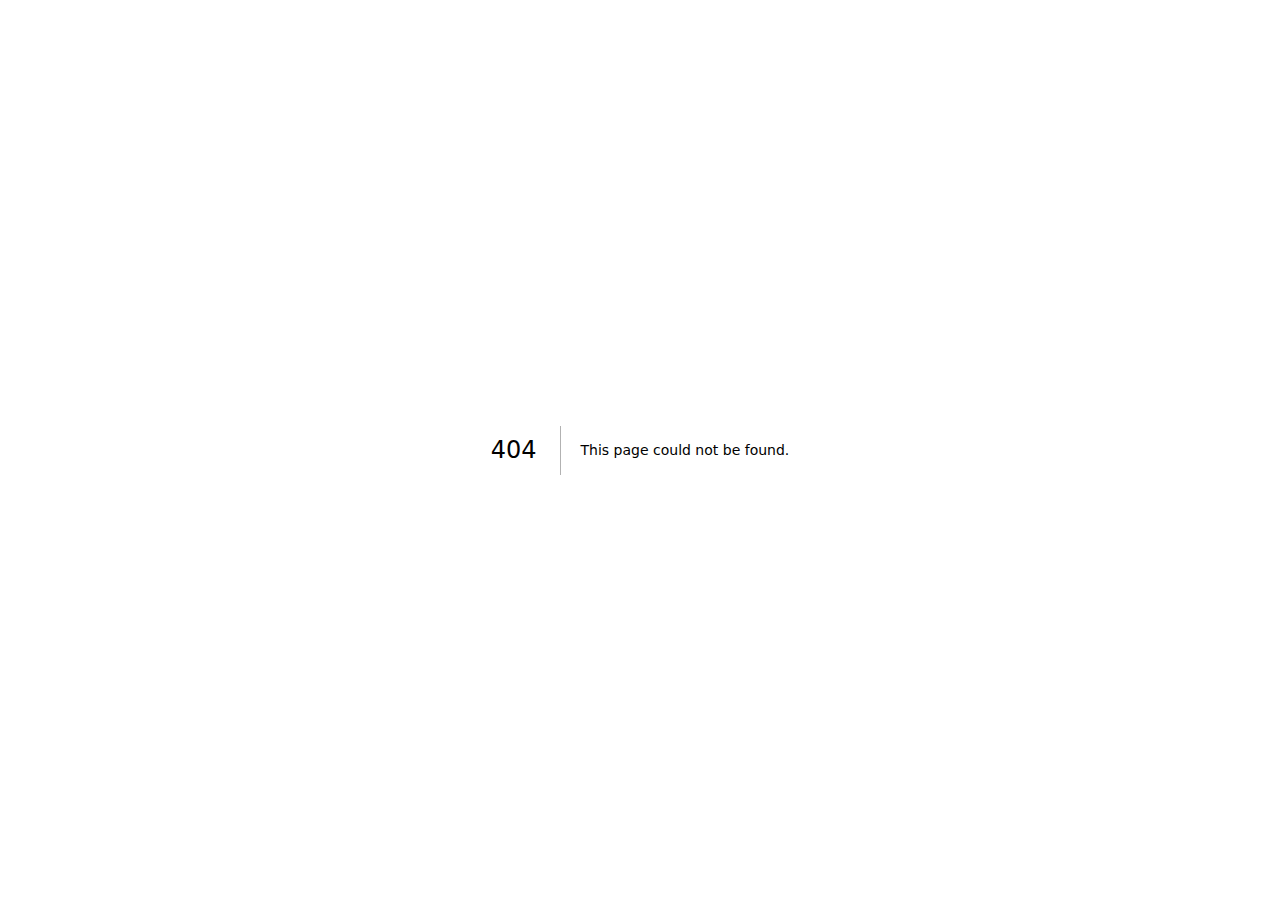
<file: _not-found.html>
<!DOCTYPE html><!--HYQKMAaI8Lz2_nfU5F6QW--><html lang="en"><head><meta charSet="utf-8"/><meta name="viewport" content="width=device-width, initial-scale=1"/><link rel="stylesheet" href="/_next/static/chunks/d3ff31193b3b2325.css" data-precedence="next"/><link rel="preload" as="script" fetchPriority="low" href="/_next/static/chunks/c33d1971a7c5f9aa.js"/><script src="/_next/static/chunks/29bdd735087d69e6.js" async=""></script><script src="/_next/static/chunks/73a330e38f4c895c.js" async=""></script><script src="/_next/static/chunks/cf65c7d6195d9033.js" async=""></script><script src="/_next/static/chunks/turbopack-335141b027b75913.js" async=""></script><script src="/_next/static/chunks/7d8a45f8cd27ca2a.js" async=""></script><script src="/_next/static/chunks/ff1a16fafef87110.js" async=""></script><script src="/_next/static/chunks/247eb132b7f7b574.js" async=""></script><meta name="robots" content="noindex"/><meta name="next-size-adjust" content=""/><title>404: This page could not be found.</title><title>Ahmad Habib | Portfolio</title><meta name="description" content="Full-Stack Developer Portfolio"/><link rel="icon" href="/favicon.ico?favicon.0b3bf435.ico" sizes="256x256" type="image/x-icon"/><script src="/_next/static/chunks/a6dad97d9634a72d.js" noModule=""></script></head><body class="poppins_d3b52061-module__JbWt2a__variable antialiased"><div hidden=""><!--$--><!--/$--></div><script>((a,b,c,d,e,f,g,h)=>{let i=document.documentElement,j=["light","dark"];function k(b){var c;(Array.isArray(a)?a:[a]).forEach(a=>{let c="class"===a,d=c&&f?e.map(a=>f[a]||a):e;c?(i.classList.remove(...d),i.classList.add(f&&f[b]?f[b]:b)):i.setAttribute(a,b)}),c=b,h&&j.includes(c)&&(i.style.colorScheme=c)}if(d)k(d);else try{let a=localStorage.getItem(b)||c,d=g&&"system"===a?window.matchMedia("(prefers-color-scheme: dark)").matches?"dark":"light":a;k(d)}catch(a){}})("class","theme","system",null,["light","dark"],null,true,true)</script><div style="font-family:system-ui,&quot;Segoe UI&quot;,Roboto,Helvetica,Arial,sans-serif,&quot;Apple Color Emoji&quot;,&quot;Segoe UI Emoji&quot;;height:100vh;text-align:center;display:flex;flex-direction:column;align-items:center;justify-content:center"><div><style>body{color:#000;background:#fff;margin:0}.next-error-h1{border-right:1px solid rgba(0,0,0,.3)}@media (prefers-color-scheme:dark){body{color:#fff;background:#000}.next-error-h1{border-right:1px solid rgba(255,255,255,.3)}}</style><h1 class="next-error-h1" style="display:inline-block;margin:0 20px 0 0;padding:0 23px 0 0;font-size:24px;font-weight:500;vertical-align:top;line-height:49px">404</h1><div style="display:inline-block"><h2 style="font-size:14px;font-weight:400;line-height:49px;margin:0">This page could not be found.</h2></div></div></div><!--$--><!--/$--><script src="/_next/static/chunks/c33d1971a7c5f9aa.js" id="_R_" async=""></script><script>(self.__next_f=self.__next_f||[]).push([0])</script><script>self.__next_f.push([1,"1:\"$Sreact.fragment\"\n2:I[89554,[\"/_next/static/chunks/7d8a45f8cd27ca2a.js\"],\"ThemeProvider\"]\n3:I[46597,[\"/_next/static/chunks/7d8a45f8cd27ca2a.js\"],\"LangProvider\"]\n4:I[39756,[\"/_next/static/chunks/ff1a16fafef87110.js\",\"/_next/static/chunks/247eb132b7f7b574.js\"],\"default\"]\n5:I[37457,[\"/_next/static/chunks/ff1a16fafef87110.js\",\"/_next/static/chunks/247eb132b7f7b574.js\"],\"default\"]\n6:I[97367,[\"/_next/static/chunks/ff1a16fafef87110.js\",\"/_next/static/chunks/247eb132b7f7b574.js\"],\"OutletBoundary\"]\n7:\"$Sreact.suspense\"\n9:I[97367,[\"/_next/static/chunks/ff1a16fafef87110.js\",\"/_next/static/chunks/247eb132b7f7b574.js\"],\"ViewportBoundary\"]\nb:I[97367,[\"/_next/static/chunks/ff1a16fafef87110.js\",\"/_next/static/chunks/247eb132b7f7b574.js\"],\"MetadataBoundary\"]\nd:I[68027,[\"/_next/static/chunks/ff1a16fafef87110.js\",\"/_next/static/chunks/247eb132b7f7b574.js\"],\"default\"]\n:HL[\"/_next/static/chunks/d3ff31193b3b2325.css\",\"style\"]\n"])</script><script>self.__next_f.push([1,"0:{\"P\":null,\"b\":\"HYQKMAaI8Lz2_nfU5F6QW\",\"c\":[\"\",\"_not-found\"],\"q\":\"\",\"i\":false,\"f\":[[[\"\",{\"children\":[\"/_not-found\",{\"children\":[\"__PAGE__\",{}]}]},\"$undefined\",\"$undefined\",true],[[\"$\",\"$1\",\"c\",{\"children\":[[[\"$\",\"link\",\"0\",{\"rel\":\"stylesheet\",\"href\":\"/_next/static/chunks/d3ff31193b3b2325.css\",\"precedence\":\"next\",\"crossOrigin\":\"$undefined\",\"nonce\":\"$undefined\"}],[\"$\",\"script\",\"script-0\",{\"src\":\"/_next/static/chunks/7d8a45f8cd27ca2a.js\",\"async\":true,\"nonce\":\"$undefined\"}]],[\"$\",\"html\",null,{\"lang\":\"en\",\"suppressHydrationWarning\":true,\"children\":[\"$\",\"body\",null,{\"className\":\"poppins_d3b52061-module__JbWt2a__variable antialiased\",\"children\":[\"$\",\"$L2\",null,{\"children\":[\"$\",\"$L3\",null,{\"children\":[\"$\",\"$L4\",null,{\"parallelRouterKey\":\"children\",\"error\":\"$undefined\",\"errorStyles\":\"$undefined\",\"errorScripts\":\"$undefined\",\"template\":[\"$\",\"$L5\",null,{}],\"templateStyles\":\"$undefined\",\"templateScripts\":\"$undefined\",\"notFound\":[[[\"$\",\"title\",null,{\"children\":\"404: This page could not be found.\"}],[\"$\",\"div\",null,{\"style\":{\"fontFamily\":\"system-ui,\\\"Segoe UI\\\",Roboto,Helvetica,Arial,sans-serif,\\\"Apple Color Emoji\\\",\\\"Segoe UI Emoji\\\"\",\"height\":\"100vh\",\"textAlign\":\"center\",\"display\":\"flex\",\"flexDirection\":\"column\",\"alignItems\":\"center\",\"justifyContent\":\"center\"},\"children\":[\"$\",\"div\",null,{\"children\":[[\"$\",\"style\",null,{\"dangerouslySetInnerHTML\":{\"__html\":\"body{color:#000;background:#fff;margin:0}.next-error-h1{border-right:1px solid rgba(0,0,0,.3)}@media (prefers-color-scheme:dark){body{color:#fff;background:#000}.next-error-h1{border-right:1px solid rgba(255,255,255,.3)}}\"}}],[\"$\",\"h1\",null,{\"className\":\"next-error-h1\",\"style\":{\"display\":\"inline-block\",\"margin\":\"0 20px 0 0\",\"padding\":\"0 23px 0 0\",\"fontSize\":24,\"fontWeight\":500,\"verticalAlign\":\"top\",\"lineHeight\":\"49px\"},\"children\":404}],[\"$\",\"div\",null,{\"style\":{\"display\":\"inline-block\"},\"children\":[\"$\",\"h2\",null,{\"style\":{\"fontSize\":14,\"fontWeight\":400,\"lineHeight\":\"49px\",\"margin\":0},\"children\":\"This page could not be found.\"}]}]]}]}]],[]],\"forbidden\":\"$undefined\",\"unauthorized\":\"$undefined\"}]}]}]}]}]]}],{\"children\":[[\"$\",\"$1\",\"c\",{\"children\":[null,[\"$\",\"$L4\",null,{\"parallelRouterKey\":\"children\",\"error\":\"$undefined\",\"errorStyles\":\"$undefined\",\"errorScripts\":\"$undefined\",\"template\":[\"$\",\"$L5\",null,{}],\"templateStyles\":\"$undefined\",\"templateScripts\":\"$undefined\",\"notFound\":\"$undefined\",\"forbidden\":\"$undefined\",\"unauthorized\":\"$undefined\"}]]}],{\"children\":[[\"$\",\"$1\",\"c\",{\"children\":[[[\"$\",\"title\",null,{\"children\":\"404: This page could not be found.\"}],[\"$\",\"div\",null,{\"style\":\"$0:f:0:1:0:props:children:1:props:children:props:children:props:children:props:children:props:notFound:0:1:props:style\",\"children\":[\"$\",\"div\",null,{\"children\":[[\"$\",\"style\",null,{\"dangerouslySetInnerHTML\":{\"__html\":\"body{color:#000;background:#fff;margin:0}.next-error-h1{border-right:1px solid rgba(0,0,0,.3)}@media (prefers-color-scheme:dark){body{color:#fff;background:#000}.next-error-h1{border-right:1px solid rgba(255,255,255,.3)}}\"}}],[\"$\",\"h1\",null,{\"className\":\"next-error-h1\",\"style\":\"$0:f:0:1:0:props:children:1:props:children:props:children:props:children:props:children:props:notFound:0:1:props:children:props:children:1:props:style\",\"children\":404}],[\"$\",\"div\",null,{\"style\":\"$0:f:0:1:0:props:children:1:props:children:props:children:props:children:props:children:props:notFound:0:1:props:children:props:children:2:props:style\",\"children\":[\"$\",\"h2\",null,{\"style\":\"$0:f:0:1:0:props:children:1:props:children:props:children:props:children:props:children:props:notFound:0:1:props:children:props:children:2:props:children:props:style\",\"children\":\"This page could not be found.\"}]}]]}]}]],null,[\"$\",\"$L6\",null,{\"children\":[\"$\",\"$7\",null,{\"name\":\"Next.MetadataOutlet\",\"children\":\"$@8\"}]}]]}],{},null,false,false]},null,false,false]},null,false,false],[\"$\",\"$1\",\"h\",{\"children\":[[\"$\",\"meta\",null,{\"name\":\"robots\",\"content\":\"noindex\"}],[\"$\",\"$L9\",null,{\"children\":\"$@a\"}],[\"$\",\"div\",null,{\"hidden\":true,\"children\":[\"$\",\"$Lb\",null,{\"children\":[\"$\",\"$7\",null,{\"name\":\"Next.Metadata\",\"children\":\"$@c\"}]}]}],[\"$\",\"meta\",null,{\"name\":\"next-size-adjust\",\"content\":\"\"}]]}],false]],\"m\":\"$undefined\",\"G\":[\"$d\",\"$undefined\"],\"s\":false,\"S\":true}\n"])</script><script>self.__next_f.push([1,"a:[[\"$\",\"meta\",\"0\",{\"charSet\":\"utf-8\"}],[\"$\",\"meta\",\"1\",{\"name\":\"viewport\",\"content\":\"width=device-width, initial-scale=1\"}]]\n"])</script><script>self.__next_f.push([1,"e:I[27201,[\"/_next/static/chunks/ff1a16fafef87110.js\",\"/_next/static/chunks/247eb132b7f7b574.js\"],\"IconMark\"]\nc:[[\"$\",\"title\",\"0\",{\"children\":\"Ahmad Habib | Portfolio\"}],[\"$\",\"meta\",\"1\",{\"name\":\"description\",\"content\":\"Full-Stack Developer Portfolio\"}],[\"$\",\"link\",\"2\",{\"rel\":\"icon\",\"href\":\"/favicon.ico?favicon.0b3bf435.ico\",\"sizes\":\"256x256\",\"type\":\"image/x-icon\"}],[\"$\",\"$Le\",\"3\",{}]]\n8:null\n"])</script></body></html>
</file>
<file: _next/static/chunks/d3ff31193b3b2325.css>
@font-face{font-family:Poppins;font-style:normal;font-weight:400;font-display:swap;src:url(../media/41e95f694c5c4549-s.666bad7d.woff2)format("woff2");unicode-range:U+900-97F,U+1CD0-1CF9,U+200C-200D,U+20A8,U+20B9,U+20F0,U+25CC,U+A830-A839,U+A8E0-A8FF,U+11B00-11B09}@font-face{font-family:Poppins;font-style:normal;font-weight:400;font-display:swap;src:url(../media/6c55a692938ebbbc-s.0a77efb4.woff2)format("woff2");unicode-range:U+100-2BA,U+2BD-2C5,U+2C7-2CC,U+2CE-2D7,U+2DD-2FF,U+304,U+308,U+329,U+1D00-1DBF,U+1E00-1E9F,U+1EF2-1EFF,U+2020,U+20A0-20AB,U+20AD-20C0,U+2113,U+2C60-2C7F,U+A720-A7FF}@font-face{font-family:Poppins;font-style:normal;font-weight:400;font-display:swap;src:url(../media/a218039a3287bcfd-s.p.4a23d71b.woff2)format("woff2");unicode-range:U+??,U+131,U+152-153,U+2BB-2BC,U+2C6,U+2DA,U+2DC,U+304,U+308,U+329,U+2000-206F,U+20AC,U+2122,U+2191,U+2193,U+2212,U+2215,U+FEFF,U+FFFD}@font-face{font-family:Poppins;font-style:normal;font-weight:500;font-display:swap;src:url(../media/bdc7e24a509eb931-s.43b0b13e.woff2)format("woff2");unicode-range:U+900-97F,U+1CD0-1CF9,U+200C-200D,U+20A8,U+20B9,U+20F0,U+25CC,U+A830-A839,U+A8E0-A8FF,U+11B00-11B09}@font-face{font-family:Poppins;font-style:normal;font-weight:500;font-display:swap;src:url(../media/0da9c7f357bd9d4d-s.b2288445.woff2)format("woff2");unicode-range:U+100-2BA,U+2BD-2C5,U+2C7-2CC,U+2CE-2D7,U+2DD-2FF,U+304,U+308,U+329,U+1D00-1DBF,U+1E00-1E9F,U+1EF2-1EFF,U+2020,U+20A0-20AB,U+20AD-20C0,U+2113,U+2C60-2C7F,U+A720-A7FF}@font-face{font-family:Poppins;font-style:normal;font-weight:500;font-display:swap;src:url(../media/8e6fa89aa22d24ec-s.p.3aec397d.woff2)format("woff2");unicode-range:U+??,U+131,U+152-153,U+2BB-2BC,U+2C6,U+2DA,U+2DC,U+304,U+308,U+329,U+2000-206F,U+20AC,U+2122,U+2191,U+2193,U+2212,U+2215,U+FEFF,U+FFFD}@font-face{font-family:Poppins;font-style:normal;font-weight:600;font-display:swap;src:url(../media/0a7740363b4d4863-s.95e4158a.woff2)format("woff2");unicode-range:U+900-97F,U+1CD0-1CF9,U+200C-200D,U+20A8,U+20B9,U+20F0,U+25CC,U+A830-A839,U+A8E0-A8FF,U+11B00-11B09}@font-face{font-family:Poppins;font-style:normal;font-weight:600;font-display:swap;src:url(../media/5f9d24ebef5d5292-s.bd593fbe.woff2)format("woff2");unicode-range:U+100-2BA,U+2BD-2C5,U+2C7-2CC,U+2CE-2D7,U+2DD-2FF,U+304,U+308,U+329,U+1D00-1DBF,U+1E00-1E9F,U+1EF2-1EFF,U+2020,U+20A0-20AB,U+20AD-20C0,U+2113,U+2C60-2C7F,U+A720-A7FF}@font-face{font-family:Poppins;font-style:normal;font-weight:600;font-display:swap;src:url(../media/e2334d715941921e-s.p.d82a9aff.woff2)format("woff2");unicode-range:U+??,U+131,U+152-153,U+2BB-2BC,U+2C6,U+2DA,U+2DC,U+304,U+308,U+329,U+2000-206F,U+20AC,U+2122,U+2191,U+2193,U+2212,U+2215,U+FEFF,U+FFFD}@font-face{font-family:Poppins;font-style:normal;font-weight:700;font-display:swap;src:url(../media/b53057dbf91a7acf-s.c55744ae.woff2)format("woff2");unicode-range:U+900-97F,U+1CD0-1CF9,U+200C-200D,U+20A8,U+20B9,U+20F0,U+25CC,U+A830-A839,U+A8E0-A8FF,U+11B00-11B09}@font-face{font-family:Poppins;font-style:normal;font-weight:700;font-display:swap;src:url(../media/798ea22d9983e047-s.b460e02c.woff2)format("woff2");unicode-range:U+100-2BA,U+2BD-2C5,U+2C7-2CC,U+2CE-2D7,U+2DD-2FF,U+304,U+308,U+329,U+1D00-1DBF,U+1E00-1E9F,U+1EF2-1EFF,U+2020,U+20A0-20AB,U+20AD-20C0,U+2113,U+2C60-2C7F,U+A720-A7FF}@font-face{font-family:Poppins;font-style:normal;font-weight:700;font-display:swap;src:url(../media/47fe1b7cd6e6ed85-s.p.855a563b.woff2)format("woff2");unicode-range:U+??,U+131,U+152-153,U+2BB-2BC,U+2C6,U+2DA,U+2DC,U+304,U+308,U+329,U+2000-206F,U+20AC,U+2122,U+2191,U+2193,U+2212,U+2215,U+FEFF,U+FFFD}@font-face{font-family:Poppins Fallback;src:local(Arial);ascent-override:93.62%;descent-override:31.21%;line-gap-override:8.92%;size-adjust:112.16%}.poppins_d3b52061-module__JbWt2a__className{font-family:Poppins,Poppins Fallback;font-style:normal}.poppins_d3b52061-module__JbWt2a__variable{--default-font:"Poppins","Poppins Fallback"}
@layer properties{@supports (((-webkit-hyphens:none)) and (not (margin-trim:inline))) or ((-moz-orient:inline) and (not (color:rgb(from red r g b)))){*,:before,:after,::backdrop{--tw-border-style:solid;--tw-gradient-position:initial;--tw-gradient-from:#0000;--tw-gradient-via:#0000;--tw-gradient-to:#0000;--tw-gradient-stops:initial;--tw-gradient-via-stops:initial;--tw-gradient-from-position:0%;--tw-gradient-via-position:50%;--tw-gradient-to-position:100%;--tw-leading:initial;--tw-font-weight:initial;--tw-tracking:initial;--tw-shadow:0 0 #0000;--tw-shadow-color:initial;--tw-shadow-alpha:100%;--tw-inset-shadow:0 0 #0000;--tw-inset-shadow-color:initial;--tw-inset-shadow-alpha:100%;--tw-ring-color:initial;--tw-ring-shadow:0 0 #0000;--tw-inset-ring-color:initial;--tw-inset-ring-shadow:0 0 #0000;--tw-ring-inset:initial;--tw-ring-offset-width:0px;--tw-ring-offset-color:#fff;--tw-ring-offset-shadow:0 0 #0000;--tw-outline-style:solid;--tw-blur:initial;--tw-brightness:initial;--tw-contrast:initial;--tw-grayscale:initial;--tw-hue-rotate:initial;--tw-invert:initial;--tw-opacity:initial;--tw-saturate:initial;--tw-sepia:initial;--tw-drop-shadow:initial;--tw-drop-shadow-color:initial;--tw-drop-shadow-alpha:100%;--tw-drop-shadow-size:initial;--tw-backdrop-blur:initial;--tw-backdrop-brightness:initial;--tw-backdrop-contrast:initial;--tw-backdrop-grayscale:initial;--tw-backdrop-hue-rotate:initial;--tw-backdrop-invert:initial;--tw-backdrop-opacity:initial;--tw-backdrop-saturate:initial;--tw-backdrop-sepia:initial;--tw-animation-delay:0s;--tw-animation-direction:normal;--tw-animation-duration:initial;--tw-animation-fill-mode:none;--tw-animation-iteration-count:1;--tw-enter-blur:0;--tw-enter-opacity:1;--tw-enter-rotate:0;--tw-enter-scale:1;--tw-enter-translate-x:0;--tw-enter-translate-y:0;--tw-exit-blur:0;--tw-exit-opacity:1;--tw-exit-rotate:0;--tw-exit-scale:1;--tw-exit-translate-x:0;--tw-exit-translate-y:0}}}@layer theme{:root,:host{--color-white:#fff;--spacing:.25rem;--container-2xl:42rem;--container-6xl:72rem;--text-xs:.75rem;--text-xs--line-height:calc(1/.75);--text-sm:.875rem;--text-sm--line-height:calc(1.25/.875);--text-base:1rem;--text-base--line-height:calc(1.5/1);--text-lg:1.125rem;--text-lg--line-height:calc(1.75/1.125);--text-xl:1.25rem;--text-xl--line-height:calc(1.75/1.25);--text-2xl:1.5rem;--text-2xl--line-height:calc(2/1.5);--text-3xl:1.875rem;--text-3xl--line-height:calc(2.25/1.875);--text-5xl:3rem;--text-5xl--line-height:1;--font-weight-medium:500;--font-weight-semibold:600;--font-weight-bold:700;--tracking-tight:-.025em;--blur-3xl:64px;--aspect-video:16/9;--default-transition-duration:.15s;--default-transition-timing-function:cubic-bezier(.4,0,.2,1);--default-font-family:var(--default-font);--default-mono-font-family:var(--default-font)}}@layer base{*,:after,:before,::backdrop{box-sizing:border-box;border:0 solid;margin:0;padding:0}::file-selector-button{box-sizing:border-box;border:0 solid;margin:0;padding:0}html,:host{-webkit-text-size-adjust:100%;tab-size:4;line-height:1.5;font-family:var(--default-font-family,ui-sans-serif,system-ui,sans-serif,"Apple Color Emoji","Segoe UI Emoji","Segoe UI Symbol","Noto Color Emoji");font-feature-settings:var(--default-font-feature-settings,normal);font-variation-settings:var(--default-font-variation-settings,normal);-webkit-tap-highlight-color:transparent}hr{height:0;color:inherit;border-top-width:1px}abbr:where([title]){-webkit-text-decoration:underline dotted;text-decoration:underline dotted}h1,h2,h3,h4,h5,h6{font-size:inherit;font-weight:inherit}a{color:inherit;-webkit-text-decoration:inherit;-webkit-text-decoration:inherit;-webkit-text-decoration:inherit;-webkit-text-decoration:inherit;text-decoration:inherit}b,strong{font-weight:bolder}code,kbd,samp,pre{font-family:var(--default-mono-font-family,ui-monospace,SFMono-Regular,Menlo,Monaco,Consolas,"Liberation Mono","Courier New",monospace);font-feature-settings:var(--default-mono-font-feature-settings,normal);font-variation-settings:var(--default-mono-font-variation-settings,normal);font-size:1em}small{font-size:80%}sub,sup{vertical-align:baseline;font-size:75%;line-height:0;position:relative}sub{bottom:-.25em}sup{top:-.5em}table{text-indent:0;border-color:inherit;border-collapse:collapse}:-moz-focusring{outline:auto}progress{vertical-align:baseline}summary{display:list-item}ol,ul,menu{list-style:none}img,svg,video,canvas,audio,iframe,embed,object{vertical-align:middle;display:block}img,video{max-width:100%;height:auto}button,input,select,optgroup,textarea{font:inherit;font-feature-settings:inherit;font-variation-settings:inherit;letter-spacing:inherit;color:inherit;opacity:1;background-color:#0000;border-radius:0}::file-selector-button{font:inherit;font-feature-settings:inherit;font-variation-settings:inherit;letter-spacing:inherit;color:inherit;opacity:1;background-color:#0000;border-radius:0}:where(select:is([multiple],[size])) optgroup{font-weight:bolder}:where(select:is([multiple],[size])) optgroup option{padding-inline-start:20px}::file-selector-button{margin-inline-end:4px}::placeholder{opacity:1}@supports (not ((-webkit-appearance:-apple-pay-button))) or (contain-intrinsic-size:1px){::placeholder{color:currentColor}@supports (color:color-mix(in lab, red, red)){::placeholder{color:color-mix(in oklab,currentcolor 50%,transparent)}}}textarea{resize:vertical}::-webkit-search-decoration{-webkit-appearance:none}::-webkit-date-and-time-value{min-height:1lh;text-align:inherit}::-webkit-datetime-edit{display:inline-flex}::-webkit-datetime-edit-fields-wrapper{padding:0}::-webkit-datetime-edit{padding-block:0}::-webkit-datetime-edit-year-field{padding-block:0}::-webkit-datetime-edit-month-field{padding-block:0}::-webkit-datetime-edit-day-field{padding-block:0}::-webkit-datetime-edit-hour-field{padding-block:0}::-webkit-datetime-edit-minute-field{padding-block:0}::-webkit-datetime-edit-second-field{padding-block:0}::-webkit-datetime-edit-millisecond-field{padding-block:0}::-webkit-datetime-edit-meridiem-field{padding-block:0}::-webkit-calendar-picker-indicator{line-height:1}:-moz-ui-invalid{box-shadow:none}button,input:where([type=button],[type=reset],[type=submit]){appearance:button}::file-selector-button{appearance:button}::-webkit-inner-spin-button{height:auto}::-webkit-outer-spin-button{height:auto}[hidden]:where(:not([hidden=until-found])){display:none!important}*{scroll-behavior:smooth;border-color:var(--border);outline-color:var(--ring)}@supports (color:color-mix(in lab, red, red)){*{outline-color:color-mix(in oklab,var(--ring)50%,transparent)}}body{background-color:var(--background);color:var(--foreground)}}@layer components;@layer utilities{.\@container\/card-header{container:card-header/inline-size}.pointer-events-none{pointer-events:none}.absolute{position:absolute}.fixed{position:fixed}.relative{position:relative}.inset-0{inset:calc(var(--spacing)*0)}.inset-x-0{inset-inline:calc(var(--spacing)*0)}.top-0{top:calc(var(--spacing)*0)}.top-1\/4{top:25%}.right-0{right:calc(var(--spacing)*0)}.right-1\/4{right:25%}.bottom-1\/4{bottom:25%}.left-0{left:calc(var(--spacing)*0)}.left-1\/4{left:25%}.z-50{z-index:50}.col-start-2{grid-column-start:2}.row-span-2{grid-row:span 2/span 2}.row-start-1{grid-row-start:1}.mx-auto{margin-inline:auto}.my-10{margin-block:calc(var(--spacing)*10)}.mt-2{margin-top:calc(var(--spacing)*2)}.mt-3{margin-top:calc(var(--spacing)*3)}.mt-4{margin-top:calc(var(--spacing)*4)}.mt-6{margin-top:calc(var(--spacing)*6)}.mt-8{margin-top:calc(var(--spacing)*8)}.mt-16{margin-top:calc(var(--spacing)*16)}.mt-auto{margin-top:auto}.mr-2{margin-right:calc(var(--spacing)*2)}.ml-auto{margin-left:auto}.flex{display:flex}.grid{display:grid}.hidden{display:none}.inline-flex{display:inline-flex}.aspect-video{aspect-ratio:var(--aspect-video)}.size-8{width:calc(var(--spacing)*8);height:calc(var(--spacing)*8)}.size-9{width:calc(var(--spacing)*9);height:calc(var(--spacing)*9)}.size-10{width:calc(var(--spacing)*10);height:calc(var(--spacing)*10)}.h-0\.5{height:calc(var(--spacing)*.5)}.h-4{height:calc(var(--spacing)*4)}.h-5{height:calc(var(--spacing)*5)}.h-8{height:calc(var(--spacing)*8)}.h-9{height:calc(var(--spacing)*9)}.h-10{height:calc(var(--spacing)*10)}.h-16{height:calc(var(--spacing)*16)}.h-40{height:calc(var(--spacing)*40)}.h-full{height:100%}.w-4{width:calc(var(--spacing)*4)}.w-40{width:calc(var(--spacing)*40)}.w-fit{width:fit-content}.w-full{width:100%}.max-w-2xl{max-width:var(--container-2xl)}.max-w-6xl{max-width:var(--container-6xl)}.flex-1{flex:1}.shrink-0{flex-shrink:0}.auto-rows-min{grid-auto-rows:min-content}.grid-cols-1{grid-template-columns:repeat(1,minmax(0,1fr))}.grid-rows-\[auto_auto\]{grid-template-rows:auto auto}.flex-col{flex-direction:column}.flex-wrap{flex-wrap:wrap}.items-center{align-items:center}.items-start{align-items:flex-start}.justify-between{justify-content:space-between}.justify-center{justify-content:center}.gap-1{gap:calc(var(--spacing)*1)}.gap-1\.5{gap:calc(var(--spacing)*1.5)}.gap-2{gap:calc(var(--spacing)*2)}.gap-3{gap:calc(var(--spacing)*3)}.gap-4{gap:calc(var(--spacing)*4)}.gap-6{gap:calc(var(--spacing)*6)}.self-start{align-self:flex-start}.justify-self-end{justify-self:flex-end}.overflow-hidden{overflow:hidden}.rounded-full{border-radius:3.40282e38px}.rounded-md{border-radius:calc(var(--radius) - 2px)}.rounded-xl{border-radius:calc(var(--radius) + 4px)}.border{border-style:var(--tw-border-style);border-width:1px}.border-t{border-top-style:var(--tw-border-style);border-top-width:1px}.border-b{border-bottom-style:var(--tw-border-style);border-bottom-width:1px}.border-transparent{border-color:#0000}.bg-background,.bg-background\/80{background-color:var(--background)}@supports (color:color-mix(in lab, red, red)){.bg-background\/80{background-color:color-mix(in oklab,var(--background)80%,transparent)}}.bg-border{background-color:var(--border)}.bg-card{background-color:var(--card)}.bg-destructive{background-color:var(--destructive)}.bg-primary,.bg-primary\/10{background-color:var(--primary)}@supports (color:color-mix(in lab, red, red)){.bg-primary\/10{background-color:color-mix(in oklab,var(--primary)10%,transparent)}}.bg-secondary,.bg-secondary\/10{background-color:var(--secondary)}@supports (color:color-mix(in lab, red, red)){.bg-secondary\/10{background-color:color-mix(in oklab,var(--secondary)10%,transparent)}}.bg-transparent{background-color:#0000}.bg-linear-to-br{--tw-gradient-position:to bottom right}@supports (background-image:linear-gradient(in lab, red, red)){.bg-linear-to-br{--tw-gradient-position:to bottom right in oklab}}.bg-linear-to-br{background-image:linear-gradient(var(--tw-gradient-stops))}.bg-linear-to-r{--tw-gradient-position:to right}@supports (background-image:linear-gradient(in lab, red, red)){.bg-linear-to-r{--tw-gradient-position:to right in oklab}}.bg-linear-to-r{background-image:linear-gradient(var(--tw-gradient-stops))}.bg-linear-to-t{--tw-gradient-position:to top}@supports (background-image:linear-gradient(in lab, red, red)){.bg-linear-to-t{--tw-gradient-position:to top in oklab}}.bg-linear-to-t{background-image:linear-gradient(var(--tw-gradient-stops))}.bg-\[linear-gradient\(to_right\,\#4f4f4f2e_1px\,transparent_1px\)\,linear-gradient\(to_bottom\,\#4f4f4f2e_1px\,transparent_1px\)\]{background-image:linear-gradient(90deg,#4f4f4f2e 1px,#0000 1px),linear-gradient(#4f4f4f2e 1px,#0000 1px)}.from-primary\/5{--tw-gradient-from:var(--primary)}@supports (color:color-mix(in lab, red, red)){.from-primary\/5{--tw-gradient-from:color-mix(in oklab,var(--primary)5%,transparent)}}.from-primary\/5{--tw-gradient-stops:var(--tw-gradient-via-stops,var(--tw-gradient-position),var(--tw-gradient-from)var(--tw-gradient-from-position),var(--tw-gradient-to)var(--tw-gradient-to-position))}.from-primary\/30{--tw-gradient-from:var(--primary)}@supports (color:color-mix(in lab, red, red)){.from-primary\/30{--tw-gradient-from:color-mix(in oklab,var(--primary)30%,transparent)}}.from-primary\/30{--tw-gradient-stops:var(--tw-gradient-via-stops,var(--tw-gradient-position),var(--tw-gradient-from)var(--tw-gradient-from-position),var(--tw-gradient-to)var(--tw-gradient-to-position))}.via-primary\/10{--tw-gradient-via:var(--primary)}@supports (color:color-mix(in lab, red, red)){.via-primary\/10{--tw-gradient-via:color-mix(in oklab,var(--primary)10%,transparent)}}.via-primary\/10{--tw-gradient-via-stops:var(--tw-gradient-position),var(--tw-gradient-from)var(--tw-gradient-from-position),var(--tw-gradient-via)var(--tw-gradient-via-position),var(--tw-gradient-to)var(--tw-gradient-to-position);--tw-gradient-stops:var(--tw-gradient-via-stops)}.via-transparent{--tw-gradient-via:transparent;--tw-gradient-via-stops:var(--tw-gradient-position),var(--tw-gradient-from)var(--tw-gradient-from-position),var(--tw-gradient-via)var(--tw-gradient-via-position),var(--tw-gradient-to)var(--tw-gradient-to-position);--tw-gradient-stops:var(--tw-gradient-via-stops)}.to-secondary\/5{--tw-gradient-to:var(--secondary)}@supports (color:color-mix(in lab, red, red)){.to-secondary\/5{--tw-gradient-to:color-mix(in oklab,var(--secondary)5%,transparent)}}.to-secondary\/5{--tw-gradient-stops:var(--tw-gradient-via-stops,var(--tw-gradient-position),var(--tw-gradient-from)var(--tw-gradient-from-position),var(--tw-gradient-to)var(--tw-gradient-to-position))}.to-transparent{--tw-gradient-to:transparent;--tw-gradient-stops:var(--tw-gradient-via-stops,var(--tw-gradient-position),var(--tw-gradient-from)var(--tw-gradient-from-position),var(--tw-gradient-to)var(--tw-gradient-to-position))}.mask-\[radial-gradient\(ellipse_60\%_50\%_at_50\%_0\%\,\#000_70\%\,transparent_110\%\)\]{-webkit-mask-image:radial-gradient(60% 50% at 50% 0,#000 70%,#0000 110%);mask-image:radial-gradient(60% 50% at 50% 0,#000 70%,#0000 110%)}.bg-size-\[4rem_4rem\]{background-size:4rem 4rem}.object-cover{object-fit:cover}.p-4{padding:calc(var(--spacing)*4)}.p-6{padding:calc(var(--spacing)*6)}.px-1\.5{padding-inline:calc(var(--spacing)*1.5)}.px-2{padding-inline:calc(var(--spacing)*2)}.px-3{padding-inline:calc(var(--spacing)*3)}.px-4{padding-inline:calc(var(--spacing)*4)}.px-6{padding-inline:calc(var(--spacing)*6)}.py-0\.5{padding-block:calc(var(--spacing)*.5)}.py-2{padding-block:calc(var(--spacing)*2)}.py-6{padding-block:calc(var(--spacing)*6)}.py-12{padding-block:calc(var(--spacing)*12)}.py-20{padding-block:calc(var(--spacing)*20)}.pt-4{padding-top:calc(var(--spacing)*4)}.pt-24{padding-top:calc(var(--spacing)*24)}.pt-28{padding-top:calc(var(--spacing)*28)}.text-center{text-align:center}.text-2xl{font-size:var(--text-2xl);line-height:var(--tw-leading,var(--text-2xl--line-height))}.text-3xl{font-size:var(--text-3xl);line-height:var(--tw-leading,var(--text-3xl--line-height))}.text-base{font-size:var(--text-base);line-height:var(--tw-leading,var(--text-base--line-height))}.text-lg{font-size:var(--text-lg);line-height:var(--tw-leading,var(--text-lg--line-height))}.text-sm{font-size:var(--text-sm);line-height:var(--tw-leading,var(--text-sm--line-height))}.text-xs{font-size:var(--text-xs);line-height:var(--tw-leading,var(--text-xs--line-height))}.text-\[11px\]{font-size:11px}.leading-none{--tw-leading:1;line-height:1}.font-bold{--tw-font-weight:var(--font-weight-bold);font-weight:var(--font-weight-bold)}.font-medium{--tw-font-weight:var(--font-weight-medium);font-weight:var(--font-weight-medium)}.font-semibold{--tw-font-weight:var(--font-weight-semibold);font-weight:var(--font-weight-semibold)}.tracking-tight{--tw-tracking:var(--tracking-tight);letter-spacing:var(--tracking-tight)}.whitespace-nowrap{white-space:nowrap}.text-card-foreground{color:var(--card-foreground)}.text-foreground{color:var(--foreground)}.text-muted-foreground{color:var(--muted-foreground)}.text-primary{color:var(--primary)}.text-primary-foreground{color:var(--primary-foreground)}.text-secondary-foreground{color:var(--secondary-foreground)}.text-white{color:var(--color-white)}.underline{text-decoration-line:underline}.underline-offset-4{text-underline-offset:4px}.antialiased{-webkit-font-smoothing:antialiased;-moz-osx-font-smoothing:grayscale}.opacity-70{opacity:.7}.opacity-80{opacity:.8}.opacity-90{opacity:.9}.shadow-sm{--tw-shadow:0 1px 3px 0 var(--tw-shadow-color,#0000001a),0 1px 2px -1px var(--tw-shadow-color,#0000001a);box-shadow:var(--tw-inset-shadow),var(--tw-inset-ring-shadow),var(--tw-ring-offset-shadow),var(--tw-ring-shadow),var(--tw-shadow)}.shadow-xs{--tw-shadow:0 1px 2px 0 var(--tw-shadow-color,#0000000d);box-shadow:var(--tw-inset-shadow),var(--tw-inset-ring-shadow),var(--tw-ring-offset-shadow),var(--tw-ring-shadow),var(--tw-shadow)}.outline{outline-style:var(--tw-outline-style);outline-width:1px}.blur-3xl{--tw-blur:blur(var(--blur-3xl));filter:var(--tw-blur,)var(--tw-brightness,)var(--tw-contrast,)var(--tw-grayscale,)var(--tw-hue-rotate,)var(--tw-invert,)var(--tw-saturate,)var(--tw-sepia,)var(--tw-drop-shadow,)}.backdrop-blur{--tw-backdrop-blur:blur(8px);-webkit-backdrop-filter:var(--tw-backdrop-blur,)var(--tw-backdrop-brightness,)var(--tw-backdrop-contrast,)var(--tw-backdrop-grayscale,)var(--tw-backdrop-hue-rotate,)var(--tw-backdrop-invert,)var(--tw-backdrop-opacity,)var(--tw-backdrop-saturate,)var(--tw-backdrop-sepia,);backdrop-filter:var(--tw-backdrop-blur,)var(--tw-backdrop-brightness,)var(--tw-backdrop-contrast,)var(--tw-backdrop-grayscale,)var(--tw-backdrop-hue-rotate,)var(--tw-backdrop-invert,)var(--tw-backdrop-opacity,)var(--tw-backdrop-saturate,)var(--tw-backdrop-sepia,)}.transition{transition-property:color,background-color,border-color,outline-color,text-decoration-color,fill,stroke,--tw-gradient-from,--tw-gradient-via,--tw-gradient-to,opacity,box-shadow,transform,translate,scale,rotate,filter,-webkit-backdrop-filter,backdrop-filter,display,content-visibility,overlay,pointer-events;transition-timing-function:var(--tw-ease,var(--default-transition-timing-function));transition-duration:var(--tw-duration,var(--default-transition-duration))}.transition-\[color\,box-shadow\]{transition-property:color,box-shadow;transition-timing-function:var(--tw-ease,var(--default-transition-timing-function));transition-duration:var(--tw-duration,var(--default-transition-duration))}.transition-all{transition-property:all;transition-timing-function:var(--tw-ease,var(--default-transition-timing-function));transition-duration:var(--tw-duration,var(--default-transition-duration))}.transition-colors{transition-property:color,background-color,border-color,outline-color,text-decoration-color,fill,stroke,--tw-gradient-from,--tw-gradient-via,--tw-gradient-to;transition-timing-function:var(--tw-ease,var(--default-transition-timing-function));transition-duration:var(--tw-duration,var(--default-transition-duration))}.outline-none{--tw-outline-style:none;outline-style:none}.select-none{-webkit-user-select:none;user-select:none}@media (hover:hover){.hover\:bg-accent:hover{background-color:var(--accent)}.hover\:bg-destructive\/90:hover{background-color:var(--destructive)}@supports (color:color-mix(in lab, red, red)){.hover\:bg-destructive\/90:hover{background-color:color-mix(in oklab,var(--destructive)90%,transparent)}}.hover\:bg-primary\/90:hover{background-color:var(--primary)}@supports (color:color-mix(in lab, red, red)){.hover\:bg-primary\/90:hover{background-color:color-mix(in oklab,var(--primary)90%,transparent)}}.hover\:bg-secondary\/80:hover{background-color:var(--secondary)}@supports (color:color-mix(in lab, red, red)){.hover\:bg-secondary\/80:hover{background-color:color-mix(in oklab,var(--secondary)80%,transparent)}}.hover\:text-accent-foreground:hover{color:var(--accent-foreground)}.hover\:underline:hover{text-decoration-line:underline}.hover\:opacity-100:hover{opacity:1}.hover\:shadow-md:hover{--tw-shadow:0 4px 6px -1px var(--tw-shadow-color,#0000001a),0 2px 4px -2px var(--tw-shadow-color,#0000001a);box-shadow:var(--tw-inset-shadow),var(--tw-inset-ring-shadow),var(--tw-ring-offset-shadow),var(--tw-ring-shadow),var(--tw-shadow)}.hover\:ring-1:hover{--tw-ring-shadow:var(--tw-ring-inset,)0 0 0 calc(1px + var(--tw-ring-offset-width))var(--tw-ring-color,currentcolor);box-shadow:var(--tw-inset-shadow),var(--tw-inset-ring-shadow),var(--tw-ring-offset-shadow),var(--tw-ring-shadow),var(--tw-shadow)}.hover\:ring-primary\/15:hover{--tw-ring-color:var(--primary)}@supports (color:color-mix(in lab, red, red)){.hover\:ring-primary\/15:hover{--tw-ring-color:color-mix(in oklab,var(--primary)15%,transparent)}}}.focus-visible\:border-ring:focus-visible{border-color:var(--ring)}.focus-visible\:ring-\[3px\]:focus-visible{--tw-ring-shadow:var(--tw-ring-inset,)0 0 0 calc(3px + var(--tw-ring-offset-width))var(--tw-ring-color,currentcolor);box-shadow:var(--tw-inset-shadow),var(--tw-inset-ring-shadow),var(--tw-ring-offset-shadow),var(--tw-ring-shadow),var(--tw-shadow)}.focus-visible\:ring-destructive\/20:focus-visible{--tw-ring-color:var(--destructive)}@supports (color:color-mix(in lab, red, red)){.focus-visible\:ring-destructive\/20:focus-visible{--tw-ring-color:color-mix(in oklab,var(--destructive)20%,transparent)}}.focus-visible\:ring-ring\/50:focus-visible{--tw-ring-color:var(--ring)}@supports (color:color-mix(in lab, red, red)){.focus-visible\:ring-ring\/50:focus-visible{--tw-ring-color:color-mix(in oklab,var(--ring)50%,transparent)}}.disabled\:pointer-events-none:disabled{pointer-events:none}.disabled\:opacity-50:disabled{opacity:.5}.has-data-\[slot\=card-action\]\:grid-cols-\[1fr_auto\]:has([data-slot=card-action]){grid-template-columns:1fr auto}.has-\[\>svg\]\:px-2\.5:has(>svg){padding-inline:calc(var(--spacing)*2.5)}.has-\[\>svg\]\:px-3:has(>svg){padding-inline:calc(var(--spacing)*3)}.has-\[\>svg\]\:px-4:has(>svg){padding-inline:calc(var(--spacing)*4)}.aria-invalid\:border-destructive[aria-invalid=true]{border-color:var(--destructive)}.aria-invalid\:ring-destructive\/20[aria-invalid=true]{--tw-ring-color:var(--destructive)}@supports (color:color-mix(in lab, red, red)){.aria-invalid\:ring-destructive\/20[aria-invalid=true]{--tw-ring-color:color-mix(in oklab,var(--destructive)20%,transparent)}}.data-\[orientation\=horizontal\]\:h-px[data-orientation=horizontal]{height:1px}.data-\[orientation\=horizontal\]\:w-full[data-orientation=horizontal]{width:100%}.data-\[orientation\=vertical\]\:h-full[data-orientation=vertical]{height:100%}.data-\[orientation\=vertical\]\:w-px[data-orientation=vertical]{width:1px}@media (min-width:40rem){.sm\:h-64{height:calc(var(--spacing)*64)}.sm\:w-64{width:calc(var(--spacing)*64)}.sm\:grid-cols-2{grid-template-columns:repeat(2,minmax(0,1fr))}}@media (min-width:48rem){.md\:flex{display:flex}.md\:grid-cols-2{grid-template-columns:repeat(2,minmax(0,1fr))}.md\:flex-row{flex-direction:row}.md\:items-center{align-items:center}.md\:gap-6{gap:calc(var(--spacing)*6)}.md\:p-6{padding:calc(var(--spacing)*6)}.md\:py-28{padding-block:calc(var(--spacing)*28)}.md\:text-3xl{font-size:var(--text-3xl);line-height:var(--tw-leading,var(--text-3xl--line-height))}.md\:text-5xl{font-size:var(--text-5xl);line-height:var(--tw-leading,var(--text-5xl--line-height))}.md\:text-lg{font-size:var(--text-lg);line-height:var(--tw-leading,var(--text-lg--line-height))}.md\:text-xl{font-size:var(--text-xl);line-height:var(--tw-leading,var(--text-xl--line-height))}}@media (min-width:64rem){.lg\:grid-cols-3{grid-template-columns:repeat(3,minmax(0,1fr))}}.dark\:border-input:is(.dark *){border-color:var(--input)}.dark\:bg-destructive\/60:is(.dark *){background-color:var(--destructive)}@supports (color:color-mix(in lab, red, red)){.dark\:bg-destructive\/60:is(.dark *){background-color:color-mix(in oklab,var(--destructive)60%,transparent)}}.dark\:bg-input\/30:is(.dark *){background-color:var(--input)}@supports (color:color-mix(in lab, red, red)){.dark\:bg-input\/30:is(.dark *){background-color:color-mix(in oklab,var(--input)30%,transparent)}}.dark\:bg-secondary\/60:is(.dark *){background-color:var(--secondary)}@supports (color:color-mix(in lab, red, red)){.dark\:bg-secondary\/60:is(.dark *){background-color:color-mix(in oklab,var(--secondary)60%,transparent)}}.dark\:from-background\/70:is(.dark *){--tw-gradient-from:var(--background)}@supports (color:color-mix(in lab, red, red)){.dark\:from-background\/70:is(.dark *){--tw-gradient-from:color-mix(in oklab,var(--background)70%,transparent)}}.dark\:from-background\/70:is(.dark *){--tw-gradient-stops:var(--tw-gradient-via-stops,var(--tw-gradient-position),var(--tw-gradient-from)var(--tw-gradient-from-position),var(--tw-gradient-to)var(--tw-gradient-to-position))}.dark\:from-primary\/70:is(.dark *){--tw-gradient-from:var(--primary)}@supports (color:color-mix(in lab, red, red)){.dark\:from-primary\/70:is(.dark *){--tw-gradient-from:color-mix(in oklab,var(--primary)70%,transparent)}}.dark\:from-primary\/70:is(.dark *){--tw-gradient-stops:var(--tw-gradient-via-stops,var(--tw-gradient-position),var(--tw-gradient-from)var(--tw-gradient-from-position),var(--tw-gradient-to)var(--tw-gradient-to-position))}.dark\:via-primary\/30:is(.dark *){--tw-gradient-via:var(--primary)}@supports (color:color-mix(in lab, red, red)){.dark\:via-primary\/30:is(.dark *){--tw-gradient-via:color-mix(in oklab,var(--primary)30%,transparent)}}.dark\:via-primary\/30:is(.dark *){--tw-gradient-via-stops:var(--tw-gradient-position),var(--tw-gradient-from)var(--tw-gradient-from-position),var(--tw-gradient-via)var(--tw-gradient-via-position),var(--tw-gradient-to)var(--tw-gradient-to-position);--tw-gradient-stops:var(--tw-gradient-via-stops)}.dark\:text-foreground:is(.dark *){color:var(--foreground)}.dark\:invert:is(.dark *){--tw-invert:invert(100%);filter:var(--tw-blur,)var(--tw-brightness,)var(--tw-contrast,)var(--tw-grayscale,)var(--tw-hue-rotate,)var(--tw-invert,)var(--tw-saturate,)var(--tw-sepia,)var(--tw-drop-shadow,)}@media (hover:hover){.dark\:hover\:bg-accent\/50:is(.dark *):hover{background-color:var(--accent)}@supports (color:color-mix(in lab, red, red)){.dark\:hover\:bg-accent\/50:is(.dark *):hover{background-color:color-mix(in oklab,var(--accent)50%,transparent)}}.dark\:hover\:bg-input\/50:is(.dark *):hover{background-color:var(--input)}@supports (color:color-mix(in lab, red, red)){.dark\:hover\:bg-input\/50:is(.dark *):hover{background-color:color-mix(in oklab,var(--input)50%,transparent)}}.dark\:hover\:ring-primary\/20:is(.dark *):hover{--tw-ring-color:var(--primary)}@supports (color:color-mix(in lab, red, red)){.dark\:hover\:ring-primary\/20:is(.dark *):hover{--tw-ring-color:color-mix(in oklab,var(--primary)20%,transparent)}}}.dark\:focus-visible\:ring-destructive\/40:is(.dark *):focus-visible{--tw-ring-color:var(--destructive)}@supports (color:color-mix(in lab, red, red)){.dark\:focus-visible\:ring-destructive\/40:is(.dark *):focus-visible{--tw-ring-color:color-mix(in oklab,var(--destructive)40%,transparent)}}.dark\:aria-invalid\:ring-destructive\/40:is(.dark *)[aria-invalid=true]{--tw-ring-color:var(--destructive)}@supports (color:color-mix(in lab, red, red)){.dark\:aria-invalid\:ring-destructive\/40:is(.dark *)[aria-invalid=true]{--tw-ring-color:color-mix(in oklab,var(--destructive)40%,transparent)}}.\[\&_svg\]\:pointer-events-none svg{pointer-events:none}.\[\&_svg\]\:shrink-0 svg{flex-shrink:0}.\[\&_svg\:not\(\[class\*\=\'size-\'\]\)\]\:size-4 svg:not([class*=size-]){width:calc(var(--spacing)*4);height:calc(var(--spacing)*4)}.\[\.border-b\]\:pb-6.border-b{padding-bottom:calc(var(--spacing)*6)}.\[\.border-t\]\:pt-6.border-t{padding-top:calc(var(--spacing)*6)}.\[\&\>svg\]\:pointer-events-none>svg{pointer-events:none}.\[\&\>svg\]\:size-3>svg{width:calc(var(--spacing)*3);height:calc(var(--spacing)*3)}@media (hover:hover){a.\[a\&\]\:hover\:bg-accent:hover{background-color:var(--accent)}a.\[a\&\]\:hover\:bg-destructive\/90:hover{background-color:var(--destructive)}@supports (color:color-mix(in lab, red, red)){a.\[a\&\]\:hover\:bg-destructive\/90:hover{background-color:color-mix(in oklab,var(--destructive)90%,transparent)}}a.\[a\&\]\:hover\:bg-primary\/90:hover{background-color:var(--primary)}@supports (color:color-mix(in lab, red, red)){a.\[a\&\]\:hover\:bg-primary\/90:hover{background-color:color-mix(in oklab,var(--primary)90%,transparent)}}a.\[a\&\]\:hover\:bg-secondary\/90:hover{background-color:var(--secondary)}@supports (color:color-mix(in lab, red, red)){a.\[a\&\]\:hover\:bg-secondary\/90:hover{background-color:color-mix(in oklab,var(--secondary)90%,transparent)}}a.\[a\&\]\:hover\:text-accent-foreground:hover{color:var(--accent-foreground)}}}@property --tw-animation-delay{syntax:"*";inherits:false;initial-value:0s}@property --tw-animation-direction{syntax:"*";inherits:false;initial-value:normal}@property --tw-animation-duration{syntax:"*";inherits:false}@property --tw-animation-fill-mode{syntax:"*";inherits:false;initial-value:none}@property --tw-animation-iteration-count{syntax:"*";inherits:false;initial-value:1}@property --tw-enter-blur{syntax:"*";inherits:false;initial-value:0}@property --tw-enter-opacity{syntax:"*";inherits:false;initial-value:1}@property --tw-enter-rotate{syntax:"*";inherits:false;initial-value:0}@property --tw-enter-scale{syntax:"*";inherits:false;initial-value:1}@property --tw-enter-translate-x{syntax:"*";inherits:false;initial-value:0}@property --tw-enter-translate-y{syntax:"*";inherits:false;initial-value:0}@property --tw-exit-blur{syntax:"*";inherits:false;initial-value:0}@property --tw-exit-opacity{syntax:"*";inherits:false;initial-value:1}@property --tw-exit-rotate{syntax:"*";inherits:false;initial-value:0}@property --tw-exit-scale{syntax:"*";inherits:false;initial-value:1}@property --tw-exit-translate-x{syntax:"*";inherits:false;initial-value:0}@property --tw-exit-translate-y{syntax:"*";inherits:false;initial-value:0}:root{--radius:.625rem;--card:#fff;--card-foreground:#0a0a0a;--popover:#fff;--popover-foreground:#0a0a0a;--primary:#171717;--primary-foreground:#fafafa;--secondary:#f5f5f5;--secondary-foreground:#171717;--muted:#f5f5f5;--muted-foreground:#737373;--accent:#f5f5f5;--accent-foreground:#171717;--destructive:#e40014;--border:#e5e5e5;--input:#e5e5e5;--ring:#a1a1a1;--chart-1:#f05100;--chart-2:#009588;--chart-3:#104e64;--chart-4:#fcbb00;--chart-5:#f99c00;--sidebar:#fafafa;--sidebar-foreground:#0a0a0a;--sidebar-primary:#171717;--sidebar-primary-foreground:#fafafa;--sidebar-accent:#f5f5f5;--sidebar-accent-foreground:#171717;--sidebar-border:#e5e5e5;--sidebar-ring:#a1a1a1;--background:#fff;--foreground:#0a0a0a}@supports (color:lab(0% 0 0)){:root{--card:lab(100% 0 0);--card-foreground:lab(2.75381% 0 0);--popover:lab(100% 0 0);--popover-foreground:lab(2.75381% 0 0);--primary:lab(7.78201% -.0000149012 0);--primary-foreground:lab(98.26% 0 0);--secondary:lab(96.52% -.0000596046 0);--secondary-foreground:lab(7.78201% -.0000149012 0);--muted:lab(96.52% -.0000596046 0);--muted-foreground:lab(48.496% 0 0);--accent:lab(96.52% -.0000596046 0);--accent-foreground:lab(7.78201% -.0000149012 0);--destructive:lab(48.4493% 77.4328 61.5452);--border:lab(90.952% -.0000596046 0);--input:lab(90.952% -.0000596046 0);--ring:lab(66.128% -.0000298023 .0000119209);--chart-1:lab(57.1026% 64.2584 89.8886);--chart-2:lab(55.0223% -41.0774 -3.90277);--chart-3:lab(30.372% -13.1853 -18.7887);--chart-4:lab(80.1641% 16.6016 99.2089);--chart-5:lab(72.7183% 31.8672 97.9407);--sidebar:lab(98.26% 0 0);--sidebar-foreground:lab(2.75381% 0 0);--sidebar-primary:lab(7.78201% -.0000149012 0);--sidebar-primary-foreground:lab(98.26% 0 0);--sidebar-accent:lab(96.52% -.0000596046 0);--sidebar-accent-foreground:lab(7.78201% -.0000149012 0);--sidebar-border:lab(90.952% -.0000596046 0);--sidebar-ring:lab(66.128% -.0000298023 .0000119209);--background:lab(100% 0 0);--foreground:lab(2.75381% 0 0)}}.dark{--background:#0a0a0a;--foreground:#fafafa;--card:#171717;--card-foreground:#fafafa;--popover:#171717;--popover-foreground:#fafafa;--primary:#e5e5e5;--primary-foreground:#171717;--secondary:#262626;--secondary-foreground:#fafafa;--muted:#262626;--muted-foreground:#a1a1a1;--accent:#262626;--accent-foreground:#fafafa;--destructive:#ff6568;--border:#ffffff1a;--input:#ffffff26;--ring:#737373;--chart-1:#1447e6;--chart-2:#00bb7f;--chart-3:#f99c00;--chart-4:#ac4bff;--chart-5:#ff2357;--sidebar:#171717;--sidebar-foreground:#fafafa;--sidebar-primary:#1447e6;--sidebar-primary-foreground:#fafafa;--sidebar-accent:#262626;--sidebar-accent-foreground:#fafafa;--sidebar-border:#ffffff1a;--sidebar-ring:#737373}@supports (color:lab(0% 0 0)){.dark{--background:lab(2.75381% 0 0);--foreground:lab(98.26% 0 0);--card:lab(7.78201% -.0000149012 0);--card-foreground:lab(98.26% 0 0);--popover:lab(7.78201% -.0000149012 0);--popover-foreground:lab(98.26% 0 0);--primary:lab(90.952% -.0000596046 0);--primary-foreground:lab(7.78201% -.0000149012 0);--secondary:lab(15.204% 0 0);--secondary-foreground:lab(98.26% 0 0);--muted:lab(15.204% 0 0);--muted-foreground:lab(66.128% -.0000298023 .0000119209);--accent:lab(15.204% 0 0);--accent-foreground:lab(98.26% 0 0);--destructive:lab(63.7053% 60.7449 31.3109);--border:lab(100% 0 0/.1);--input:lab(100% 0 0/.15);--ring:lab(48.496% 0 0);--chart-1:lab(36.9089% 35.0961 -85.6872);--chart-2:lab(66.9756% -58.27 19.5419);--chart-3:lab(72.7183% 31.8672 97.9407);--chart-4:lab(52.0183% 66.11 -78.2316);--chart-5:lab(56.101% 79.4329 31.4532);--sidebar:lab(7.78201% -.0000149012 0);--sidebar-foreground:lab(98.26% 0 0);--sidebar-primary:lab(36.9089% 35.0961 -85.6872);--sidebar-primary-foreground:lab(98.26% 0 0);--sidebar-accent:lab(15.204% 0 0);--sidebar-accent-foreground:lab(98.26% 0 0);--sidebar-border:lab(100% 0 0/.1);--sidebar-ring:lab(48.496% 0 0)}}@property --tw-border-style{syntax:"*";inherits:false;initial-value:solid}@property --tw-gradient-position{syntax:"*";inherits:false}@property --tw-gradient-from{syntax:"<color>";inherits:false;initial-value:#0000}@property --tw-gradient-via{syntax:"<color>";inherits:false;initial-value:#0000}@property --tw-gradient-to{syntax:"<color>";inherits:false;initial-value:#0000}@property --tw-gradient-stops{syntax:"*";inherits:false}@property --tw-gradient-via-stops{syntax:"*";inherits:false}@property --tw-gradient-from-position{syntax:"<length-percentage>";inherits:false;initial-value:0%}@property --tw-gradient-via-position{syntax:"<length-percentage>";inherits:false;initial-value:50%}@property --tw-gradient-to-position{syntax:"<length-percentage>";inherits:false;initial-value:100%}@property --tw-leading{syntax:"*";inherits:false}@property --tw-font-weight{syntax:"*";inherits:false}@property --tw-tracking{syntax:"*";inherits:false}@property --tw-shadow{syntax:"*";inherits:false;initial-value:0 0 #0000}@property --tw-shadow-color{syntax:"*";inherits:false}@property --tw-shadow-alpha{syntax:"<percentage>";inherits:false;initial-value:100%}@property --tw-inset-shadow{syntax:"*";inherits:false;initial-value:0 0 #0000}@property --tw-inset-shadow-color{syntax:"*";inherits:false}@property --tw-inset-shadow-alpha{syntax:"<percentage>";inherits:false;initial-value:100%}@property --tw-ring-color{syntax:"*";inherits:false}@property --tw-ring-shadow{syntax:"*";inherits:false;initial-value:0 0 #0000}@property --tw-inset-ring-color{syntax:"*";inherits:false}@property --tw-inset-ring-shadow{syntax:"*";inherits:false;initial-value:0 0 #0000}@property --tw-ring-inset{syntax:"*";inherits:false}@property --tw-ring-offset-width{syntax:"<length>";inherits:false;initial-value:0}@property --tw-ring-offset-color{syntax:"*";inherits:false;initial-value:#fff}@property --tw-ring-offset-shadow{syntax:"*";inherits:false;initial-value:0 0 #0000}@property --tw-outline-style{syntax:"*";inherits:false;initial-value:solid}@property --tw-blur{syntax:"*";inherits:false}@property --tw-brightness{syntax:"*";inherits:false}@property --tw-contrast{syntax:"*";inherits:false}@property --tw-grayscale{syntax:"*";inherits:false}@property --tw-hue-rotate{syntax:"*";inherits:false}@property --tw-invert{syntax:"*";inherits:false}@property --tw-opacity{syntax:"*";inherits:false}@property --tw-saturate{syntax:"*";inherits:false}@property --tw-sepia{syntax:"*";inherits:false}@property --tw-drop-shadow{syntax:"*";inherits:false}@property --tw-drop-shadow-color{syntax:"*";inherits:false}@property --tw-drop-shadow-alpha{syntax:"<percentage>";inherits:false;initial-value:100%}@property --tw-drop-shadow-size{syntax:"*";inherits:false}@property --tw-backdrop-blur{syntax:"*";inherits:false}@property --tw-backdrop-brightness{syntax:"*";inherits:false}@property --tw-backdrop-contrast{syntax:"*";inherits:false}@property --tw-backdrop-grayscale{syntax:"*";inherits:false}@property --tw-backdrop-hue-rotate{syntax:"*";inherits:false}@property --tw-backdrop-invert{syntax:"*";inherits:false}@property --tw-backdrop-opacity{syntax:"*";inherits:false}@property --tw-backdrop-saturate{syntax:"*";inherits:false}@property --tw-backdrop-sepia{syntax:"*";inherits:false}
</file>
